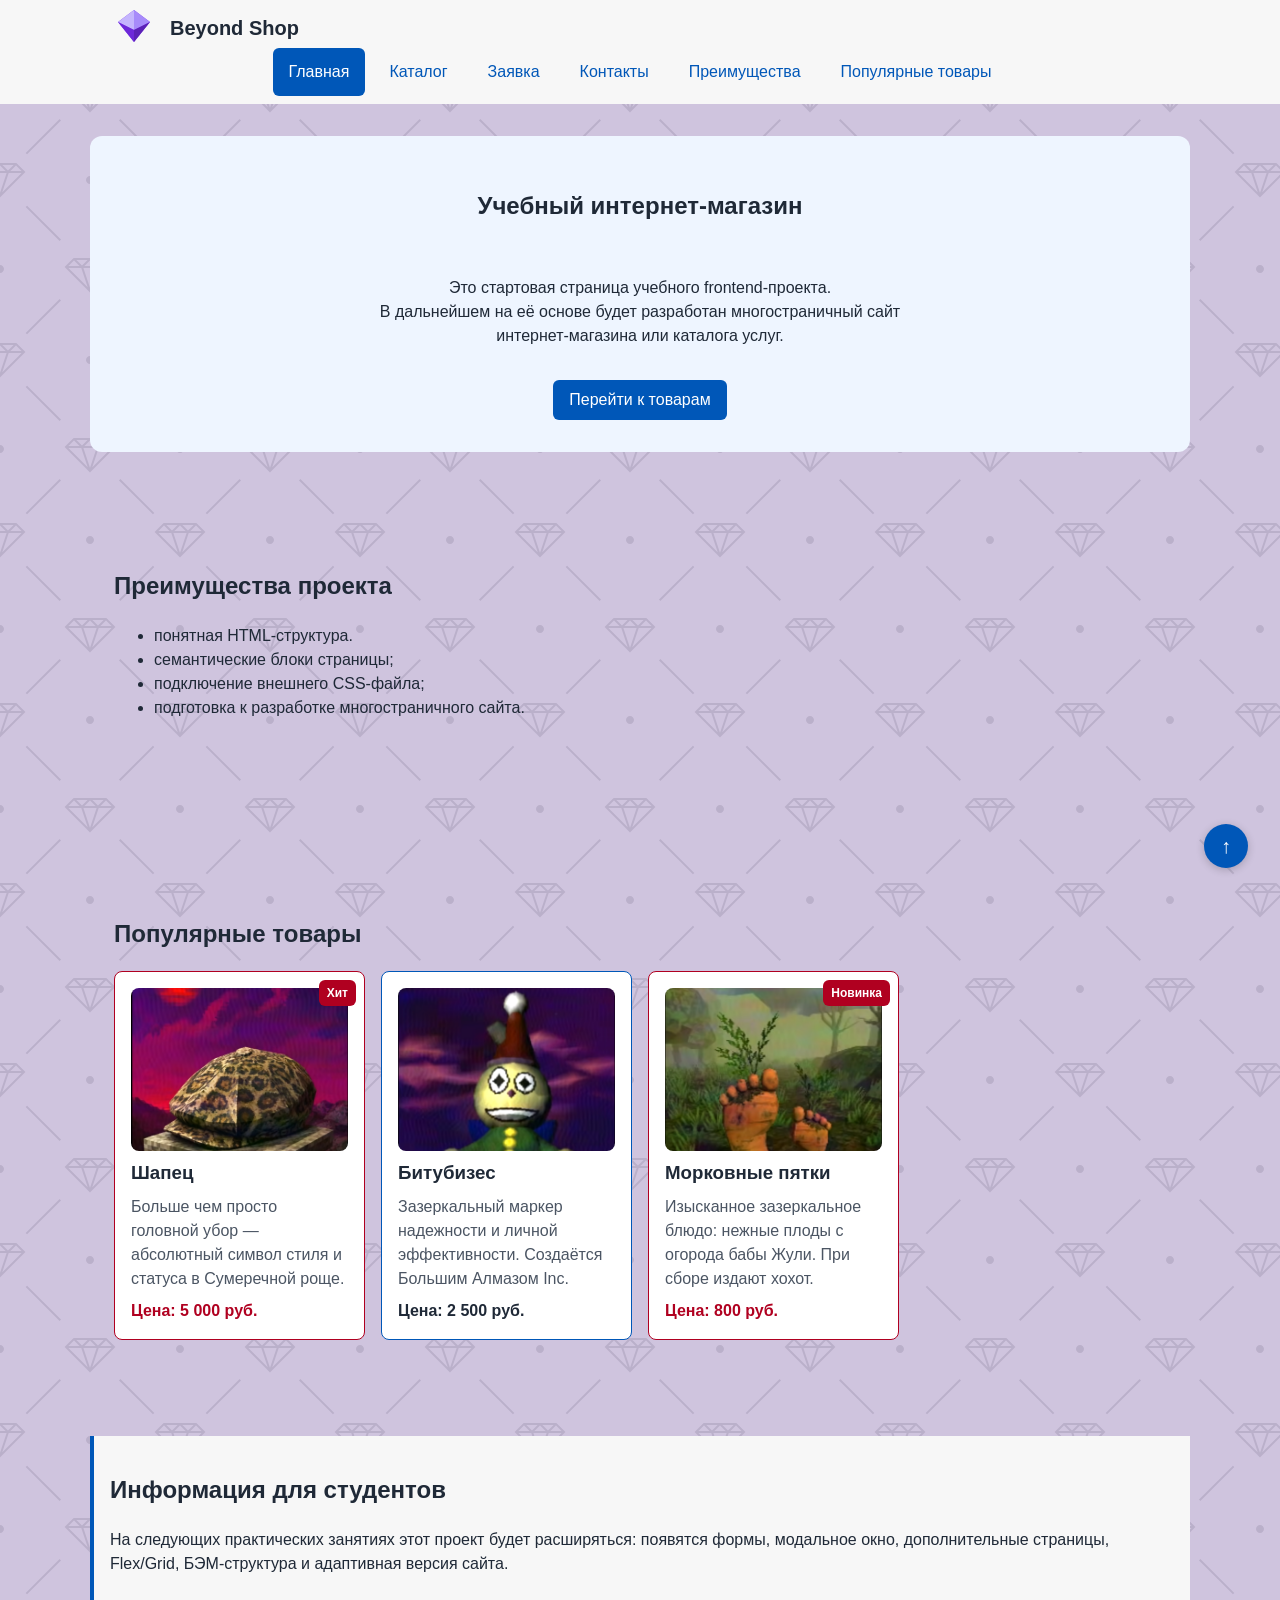
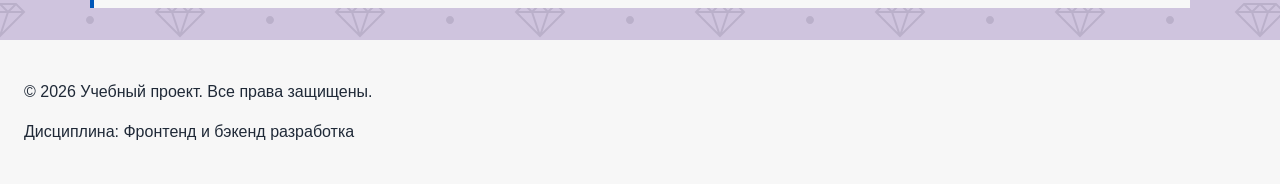
<file: index.html>
<!DOCTYPE html>
<html lang="ru">
<head>
    <base href="/">
    <meta charset="UTF-8">
    <meta name="viewport" content="width=device-width, initial-scale=1.0">
    <meta name="description" content="Главная страница учебного интернет-магазина.">
    <title>Beyond Shop — Зазеркальный магазин</title>
    <link rel="stylesheet" href="css/style.css">
    <link rel="stylesheet" href="css/responsive.css">
    <link rel="icon" type="image/svg+xml" href="/favicon.svg">
    <script src="js/main.js" defer></script>
</head>
<body>
    <a class="skip-link" href="#main">Перейти к основному содержимому</a>
    <div id="header-placeholder"></div>
    <main id="main">
        <section class="hero">
            <div class="hero__overlay"></div>
            <div class="hero__content" >
                <h1>Учебный интернет-магазин</h1>
                <p>
                    Это стартовая страница учебного frontend-проекта.<br>
                    В дальнейшем на её основе будет разработан многостраничный сайт<br>
                    интернет-магазина или каталога услуг.
                </p>
                <div class="hero__actions">
                    <a class="button button--primary" href="#popular">Перейти к товарам</a>

                </div>
            </div>

        </section>
        <section class="section" id="advantages">
            <h2>Преимущества проекта</h2>
            <ul class="advantages-list">
                <li>понятная HTML-структура.</li>
                <li>семантические блоки страницы;</li>
                <li>подключение внешнего CSS-файла;</li>
                <li>подготовка к разработке многостраничного сайта.</li>
            </ul>
        </section>
        <section class="section" id="popular">
            <h2>Популярные товары</h2>
            <div class="products-grid">
            <article class="product-card product-card--discount">
                <a href="products/shapets.html" aria-label="Шапец — 5 000 руб.">
                    <span class="product-card__badge">Хит</span>
                    <img class="product-card__image" src="images/Shapec.png" srcset="images/Shapec.png 480w, images/Shapec.png 640w, images/Shapec.png 960w" sizes="(max-width: 639px) 100vw, (max-width: 1023px) 50vw, 33vw" alt="Шапец — головной убор статуса" width="640" height="480" loading="lazy">
                    <h3 class="product-card__title">Шапец</h3>
                    <p class="product-card__description">Больше чем просто головной убор — абсолютный символ стиля и статуса в Сумеречной роще.</p>
                    <p class="product-card__price">Цена: 5 000 руб.</p>
                </a>
            </article>
            <article class="product-card product-card--featured">
                <a href="products/bitubisas.html" aria-label="Битубизес — 2 500 руб.">
                    <img class="product-card__image" src="images/Bitubisas.png" srcset="images/Bitubisas.png 480w, images/Bitubisas.png 640w, images/Bitubisas.png 960w" sizes="(max-width: 639px) 100vw, (max-width: 1023px) 50vw, 33vw" alt="Битубизес — цифровая лицензия" width="640" height="480" loading="lazy">
                    <h3 class="product-card__title">Битубизес</h3>
                    <p class="product-card__description">Зазеркальный маркер надежности и личной эффективности. Создаётся Большим Алмазом Inc.</p>
                    <p class="product-card__price">Цена: 2 500 руб.</p>
                </a>
            </article>
            <article class="product-card product-card--discount">
                <a href="products/morkovnye-piatki.html" aria-label="Морковные пятки — 800 руб.">
                    <span class="product-card__badge">Новинка</span>
                    <img class="product-card__image" src="images/Morkovniy_piatky.png" srcset="images/Morkovniy_piatky.png 480w, images/Morkovniy_piatky.png 640w, images/Morkovniy_piatky.png 960w" sizes="(max-width: 639px) 100vw, (max-width: 1023px) 50vw, 33vw" alt="Морковные пятки — гастрономическое открытие" width="640" height="480" loading="lazy">
                    <h3 class="product-card__title">Морковные пятки</h3>
                    <p class="product-card__description">Изысканное зазеркальное блюдо: нежные плоды с огорода бабы Жули. При сборе издают хохот.</p>
                    <p class="product-card__price">Цена: 800 руб.</p>
                </a>
            </article>
            </div>
        </section>
        <aside class="aside-info">
            <h2>Информация для студентов</h2>
            <p>
                На следующих практических занятиях этот проект будет расширяться:
                появятся формы, модальное окно, дополнительные страницы, Flex/Grid,
                БЭМ-структура и адаптивная версия сайта.
            </p>
        </aside>
    </main>
    <a class="scroll-top" href="#main" aria-label="Наверх">↑</a>

    <div id="footer-placeholder"></div>
    <dialog class="order-dialog" id="order-dialog" aria-labelledby="order-dialog-title">
        <h2 class="order-dialog__title" id="order-dialog-title">Оформление заявки</h2>
        <form class="order-form" id="order-form" action="#" method="post" novalidate>
            <input id="selected-product" name="selected-product" type="hidden">

            <div class="order-form__field">
                <label class="order-form__label" for="order-name">Имя</label>
                <input
                    class="order-form__input"
                    id="order-name"
                    name="name"
                    type="text"
                    placeholder="Введите ваше имя"
                    minlength="2"
                    autocomplete="given-name"
                    required
                    aria-required="true"
                >
            </div>

            <div class="order-form__field">
                <label class="order-form__label" for="order-email">E-mail</label>
                <input
                    class="order-form__input"
                    id="order-email"
                    name="email"
                    type="email"
                    placeholder="example@mail.ru"
                    autocomplete="email"
                    required
                    aria-required="true"
                >
            </div>

            <div class="order-form__field">
                <label class="order-form__label" for="order-phone">Телефон</label>
                <input
                    class="order-form__input"
                    id="order-phone"
                    name="phone"
                    type="tel"
                    inputmode="tel"
                    placeholder="+7 (900) 000-00-00"
                    pattern="^[\\+]?[0-9\\s\\-\\(\\)]{10,20}$"
                    required
                    aria-required="true"
                >
            </div>
            <small>Формат: +7 (900) 000-00-00</small>

            <div class="order-form__field">
                <label class="order-form__label" for="order-date">Дата связи</label>
                <input
                    class="order-form__input"
                    id="order-date"
                    name="date"
                    type="date"
                >
            </div>

            <div class="order-form__field">
                <label class="order-form__label" for="order-topic">Тема заявки</label>
                <select class="order-form__select" id="order-topic" name="topic" required aria-required="true">
                    <option value="">Выберите тему</option>
                    <option value="product">Заказ товара</option>
                    <option value="consultation">Консультация</option>
                    <option value="delivery">Доставка</option>
                </select>
            </div>

            <div class="order-form__field order-form__field--wide">
                <label class="order-form__label" for="order-comment">Комментарий</label>
                <textarea
                    class="order-form__textarea"
                    id="order-comment"
                    name="comment"
                    rows="4"
                    placeholder="Укажите дополнительную информацию"
                ></textarea>
            </div>

            <div class="order-form__field order-form__field--checkbox">
                <label>
                    <input
                        id="order-agreement"
                        name="agreement"
                        type="checkbox"
                        required
                        aria-required="true"
                    >
                    Я согласен на обработку данных
                </label>
            </div>

            <div class="order-form__actions">
                <button class="button button--secondary" type="button" id="close-order-dialog">Закрыть</button>
                <button class="button button--primary" type="submit">Отправить заявку</button>
            </div>
        </form>
    </dialog>

    <p class="success-message" id="success-message" hidden>
        Форма успешно отправлена!
    </p>
</body>
</html>
</file>
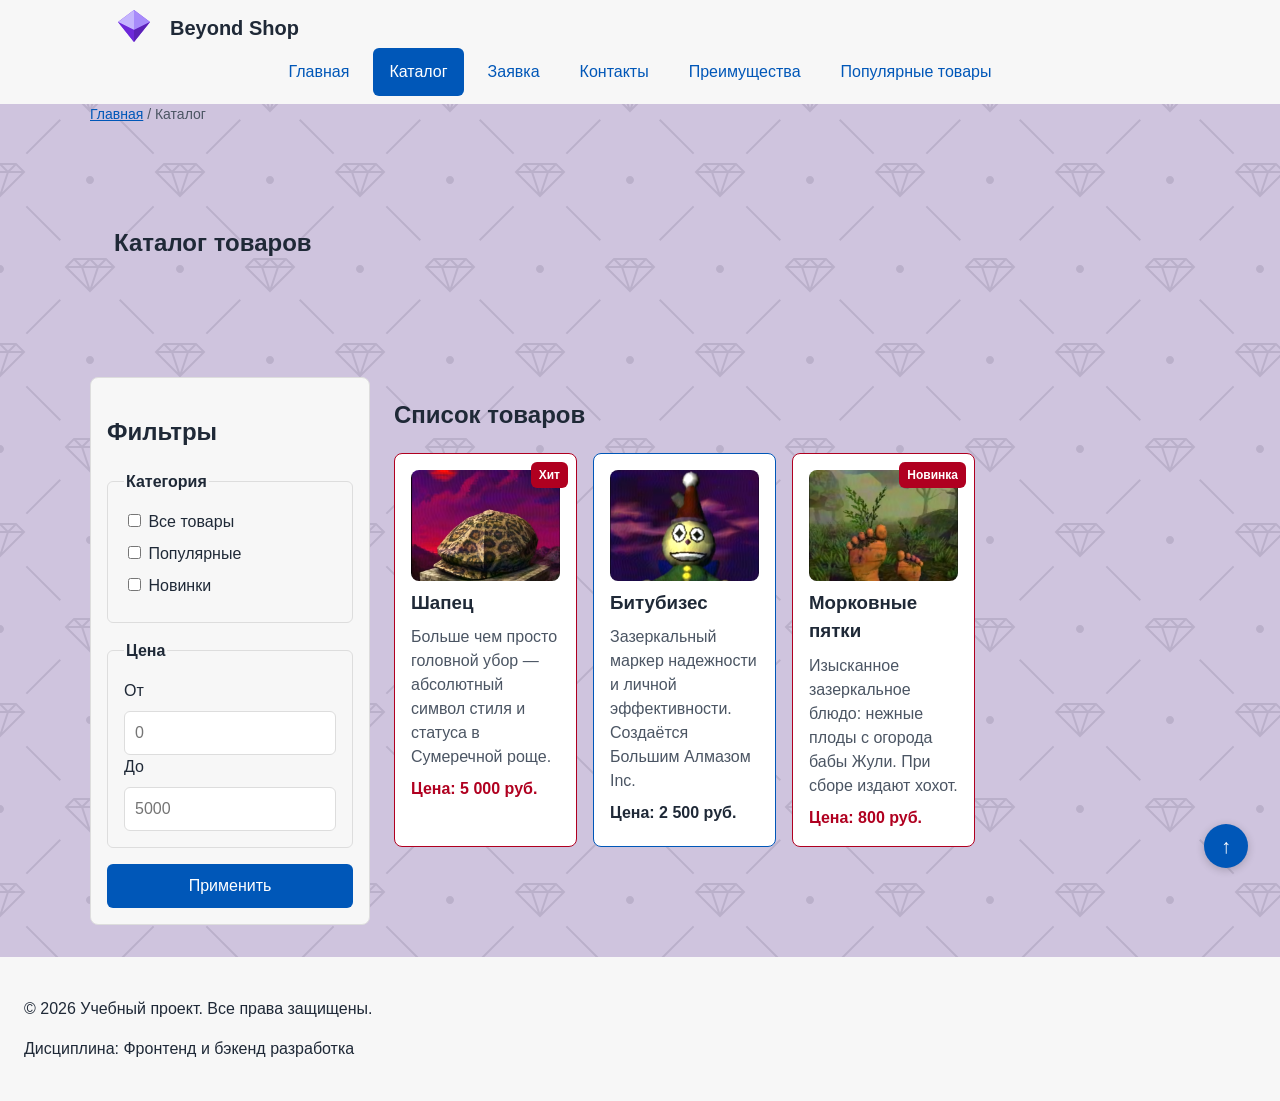
<file: catalog.html>
<!DOCTYPE html>
<html lang="ru">
<head>
    <base href="/">
    <meta charset="UTF-8">
    <meta name="viewport" content="width=device-width, initial-scale=1.0">
    <meta name="description" content="Каталог товаров учебного интернет-магазина.">
    <title>Каталог — Beyond Shop</title>
    <link rel="stylesheet" href="css/style.css">
    <link rel="stylesheet" href="css/responsive.css">
    <link rel="icon" type="image/svg+xml" href="/favicon.svg">
    <script src="js/main.js" defer></script>
</head>
<body>
    <a class="skip-link" href="#main">Перейти к основному содержимому</a>
    <div id="header-placeholder"></div>
    <main id="main">
        <nav class="breadcrumbs" aria-label="Хлебные крошки">
            <a class="breadcrumbs__link" href="index.html">Главная</a>
            <span class="breadcrumbs__current">Каталог</span>
        </nav>
        <section class="section">
            <h1>Каталог товаров</h1>
            <!--<p>
                На этой странице представлен учебный каталог товаров.
                В дальнейшем здесь будут добавлены фильтры, сортировка и более
                подробные карточки.
            </p>-->
        </section>
        <section class="catalog-layout">
            <aside class="catalog-filters">
                <h2>Фильтры</h2>
                <form class="filters-form" action="#" method="get">
                    <fieldset>
                        <legend>Категория</legend>
                        <label>
                            <input type="checkbox" name="category" value="all">
                            Все товары
                        </label>
                        <label>
                            <input type="checkbox" name="category" value="popular">
                            Популярные
                        </label>
                        <label>
                            <input type="checkbox" name="category" value="new">
                            Новинки
                        </label>
                    </fieldset>
                    <fieldset>
                        <legend>Цена</legend>
                        <label for="price-from">От</label>
                        <input class="filters-form__input" id="price-from" name="price-from" type="number" min="0" placeholder="0">
                        <label for="price-to">До</label>
                        <input class="filters-form__input" id="price-to" name="price-to" type="number" min="0" placeholder="5000">
                    </fieldset>
                    <button class="button button--primary" type="submit">Применить</button>
                </form>
            </aside>
            <section class="catalog-products">
                <h2>Список товаров</h2>
                <div class="products-grid">
                    <article class="product-card product-card--discount">
                        <a href="products/shapets.html" aria-label="Шапец — 5 000 руб.">
                            <span class="product-card__badge">Хит</span>
                            <img class="product-card__image" src="images/Shapec.png" srcset="images/Shapec.png 480w, images/Shapec.png 640w, images/Shapec.png 960w" sizes="(max-width: 639px) 100vw, (max-width: 1023px) 50vw, 33vw" alt="Шапец — головной убор статуса" width="640" height="480" loading="lazy">
                            <h3 class="product-card__title">Шапец</h3>
                            <p class="product-card__description">Больше чем просто головной убор — абсолютный символ стиля и статуса в Сумеречной роще.</p>
                            <p class="product-card__price">Цена: 5 000 руб.</p>
                        </a>
                    </article>
                    <article class="product-card product-card--featured">
                        <a href="products/bitubisas.html" aria-label="Битубизес — 2 500 руб.">
                            <img class="product-card__image" src="images/Bitubisas.png" srcset="images/Bitubisas.png 480w, images/Bitubisas.png 640w, images/Bitubisas.png 960w" sizes="(max-width: 639px) 100vw, (max-width: 1023px) 50vw, 33vw" alt="Битубизес — цифровая лицензия" width="640" height="480" loading="lazy">
                            <h3 class="product-card__title">Битубизес</h3>
                            <p class="product-card__description">Зазеркальный маркер надежности и личной эффективности. Создаётся Большим Алмазом Inc.</p>
                            <p class="product-card__price">Цена: 2 500 руб.</p>
                        </a>
                    </article>
                    <article class="product-card product-card--discount">
                        <a href="products/morkovnye-piatki.html" aria-label="Морковные пятки — 800 руб.">
                            <span class="product-card__badge">Новинка</span>
                            <img class="product-card__image" src="images/Morkovniy_piatky.png" srcset="images/Morkovniy_piatky.png 480w, images/Morkovniy_piatky.png 640w, images/Morkovniy_piatky.png 960w" sizes="(max-width: 639px) 100vw, (max-width: 1023px) 50vw, 33vw" alt="Морковные пятки — гастрономическое открытие" width="640" height="480" loading="lazy">
                            <h3 class="product-card__title">Морковные пятки</h3>
                            <p class="product-card__description">Изысканное зазеркальное блюдо: нежные плоды с огорода бабы Жули. При сборе издают хохот.</p>
                            <p class="product-card__price">Цена: 800 руб.</p>
                        </a>
                    </article>
                </div>
            </section>
        </section>
    </main>
    <a class="scroll-top" href="#main" aria-label="Наверх">↑</a>

    <div id="footer-placeholder"></div>
</body>
</html>
</file>
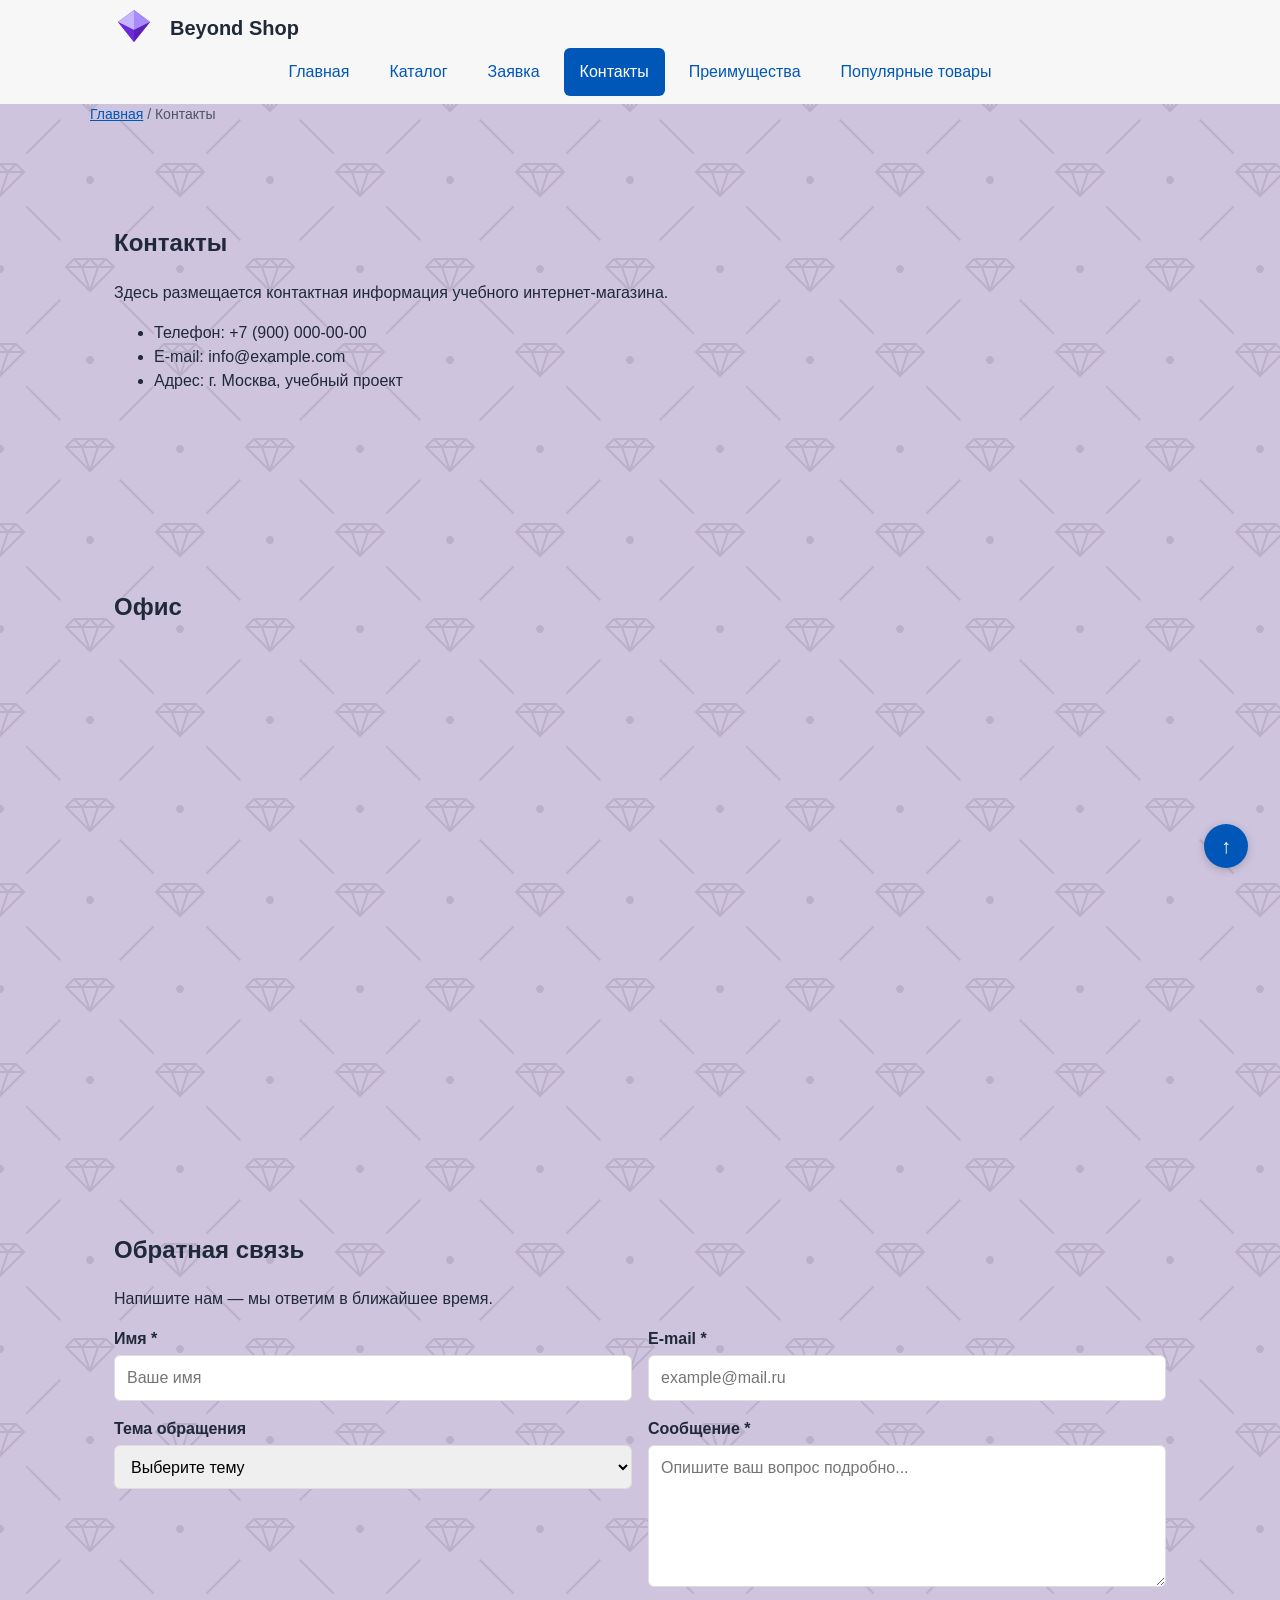
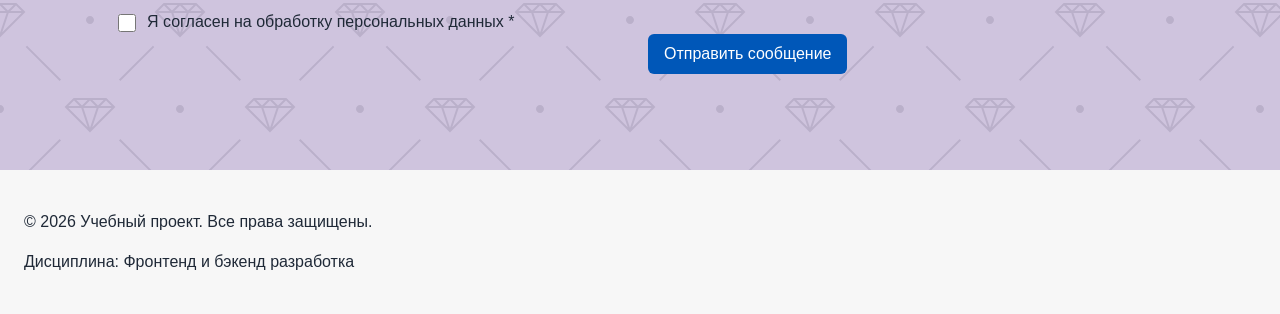
<file: contacts.html>
<!DOCTYPE html>
<html lang="ru">
<head>
    <base href="/">
    <meta charset="UTF-8">
    <meta name="viewport" content="width=device-width, initial-scale=1.0">
    <meta name="description" content="Контактная информация учебного интернет-магазина.">
    <title>Контакты — Beyond Shop</title>
    <link rel="stylesheet" href="css/style.css">
    <link rel="stylesheet" href="css/responsive.css">
    <link rel="icon" type="image/svg+xml" href="/favicon.svg">
    <script src="js/main.js" defer></script>
</head>
<body>
    <a class="skip-link" href="#main">Перейти к основному содержимому</a>
    <div id="header-placeholder"></div>
    <main id="main">
        <nav class="breadcrumbs" aria-label="Хлебные крошки">
            <a class="breadcrumbs__link" href="index.html">Главная</a>
            <span class="breadcrumbs__current">Контакты</span>
        </nav>
        <section class="section">
            <h1>Контакты</h1>
            <p>
                Здесь размещается контактная информация учебного интернет-магазина.
            </p>
            <ul>
                <li>Телефон: +7 (900) 000-00-00</li>
                <li>E-mail: info@example.com</li>
                <li>Адрес: г. Москва, учебный проект</li>
            </ul>
        </section>
        <section class="section contacts-map">
            <h2>Офис</h2>
                <iframe
                class="contacts-map__frame"
                src="https://yandex.ru/map-widget/v1/?ll=37.481276988059506%2C55.66417224900034&z=18.786913"
                width="100%"
                height="400"
                frameborder="0"
                allowfullscreen
                loading="lazy"
                title="Карта: центр Москвы"
                ></iframe>
        </section>
        <section class="section" id="feedback">
            <h2>Обратная связь</h2>
            <p>
                Напишите нам — мы ответим в ближайшее время.
            </p>

            <form class="feedback-form" id="feedback-form" action="#" method="post" novalidate>
                <div class="feedback-form__field">
                    <label class="feedback-form__label" for="feedback-name">Имя *</label>
                    <input
                        class="feedback-form__input"
                        id="feedback-name"
                        name="name"
                        type="text"
                        placeholder="Ваше имя"
                        minlength="2"
                        autocomplete="given-name"
                        required
                        aria-required="true"
                    >
                </div>

                <div class="feedback-form__field">
                    <label class="feedback-form__label" for="feedback-email">E-mail *</label>
                    <input
                        class="feedback-form__input"
                        id="feedback-email"
                        name="email"
                        type="email"
                        placeholder="example@mail.ru"
                        autocomplete="email"
                        required
                        aria-required="true"
                    >
                </div>

                <div class="feedback-form__field">
                    <label class="feedback-form__label" for="feedback-topic">Тема обращения</label>
                    <select class="feedback-form__select" id="feedback-topic" name="topic">
                        <option value="">Выберите тему</option>
                        <option value="question">Вопрос по товару</option>
                        <option value="order">Статус заказа</option>
                        <option value="return">Возврат / обмен</option>
                        <option value="other">Другое</option>
                    </select>
                </div>

                <div class="feedback-form__field">
                    <label class="feedback-form__label" for="feedback-message">Сообщение *</label>
                    <textarea
                        class="feedback-form__textarea"
                        id="feedback-message"
                        name="message"
                        rows="5"
                        placeholder="Опишите ваш вопрос подробно..."
                        required
                        aria-required="true"
                    ></textarea>
                </div>

                <div class="feedback-form__field feedback-form__field--checkbox">
                    <label>
                        <input
                            id="feedback-agreement"
                            name="agreement"
                            type="checkbox"
                            required
                            aria-required="true"
                        >
                        Я согласен на обработку персональных данных *
                    </label>
                </div>

                <div class="feedback-form__actions">
                    <button class="button button--primary" type="submit">Отправить сообщение</button>
                </div>
            </form>

            <p class="success-message" id="success-message-feedback" hidden>
                Ваше сообщение успешно отправлено! Мы свяжемся с вами в ближайшее время.
            </p>
        </section>
    </main>
    <a class="scroll-top" href="#main" aria-label="Наверх">↑</a>

    <div id="footer-placeholder"></div>
</body>
</html>
</file>
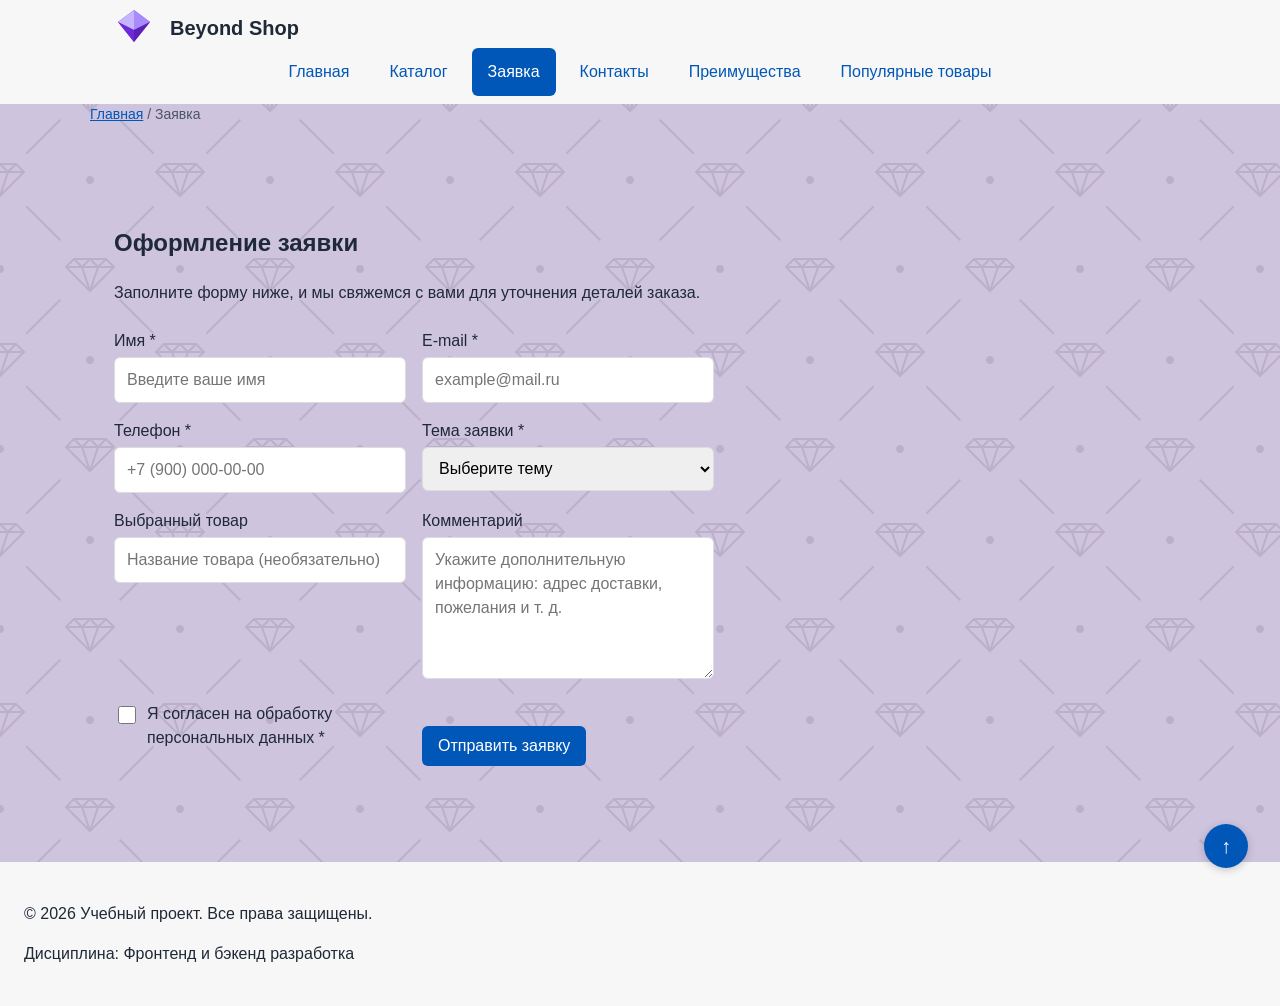
<file: order.html>
<!DOCTYPE html>
<html lang="ru">
<head>
    <base href="/">
    <meta charset="UTF-8">
    <meta name="viewport" content="width=device-width, initial-scale=1.0">
    <meta name="description" content="Оформление заявки — учебный интернет-магазин.">
    <title>Заявка — Beyond Shop</title>
    <link rel="stylesheet" href="css/style.css">
    <link rel="stylesheet" href="css/responsive.css">
    <link rel="icon" type="image/svg+xml" href="/favicon.svg">
    <script src="js/main.js" defer></script>
</head>
<body>
    <a class="skip-link" href="#main">Перейти к основному содержимому</a>
    <div id="header-placeholder"></div>
    <main id="main">
        <nav class="breadcrumbs" aria-label="Хлебные крошки">
            <a class="breadcrumbs__link" href="index.html">Главная</a>
            <span class="breadcrumbs__current">Заявка</span>
        </nav>

        <section class="section order-page">
            <h1>Оформление заявки</h1>
            <p>
                Заполните форму ниже, и мы свяжемся с вами для уточнения деталей заказа.
            </p>

            <form class="order-form order-page__form" id="order-form-page" action="#" method="post" novalidate>
                <input id="selected-product-page" name="selected-product" type="hidden">

                <div class="order-form__field">
                    <label class="order-form__label" for="page-name">Имя *</label>
                    <input
                        class="order-form__input"
                        id="page-name"
                        name="name"
                        type="text"
                        placeholder="Введите ваше имя"
                        minlength="2"
                        autocomplete="given-name"
                        required
                        aria-required="true"
                    >
                </div>

                <div class="order-form__field">
                    <label class="order-form__label" for="page-email">E-mail *</label>
                    <input
                        class="order-form__input"
                        id="page-email"
                        name="email"
                        type="email"
                        placeholder="example@mail.ru"
                        autocomplete="email"
                        required
                        aria-required="true"
                    >
                </div>

                <div class="order-form__field">
                    <label class="order-form__label" for="page-phone">Телефон *</label>
                    <input
                        class="order-form__input"
                        id="page-phone"
                        name="phone"
                        type="tel"
                        inputmode="tel"
                        placeholder="+7 (900) 000-00-00"
                        pattern="^[\\+]?[0-9\\s\\-\\(\\)]{10,20}$"
                        required
                        aria-required="true"
                    >
                </div>

                <div class="order-form__field">
                    <label class="order-form__label" for="page-topic">Тема заявки *</label>
                    <select class="order-form__select" id="page-topic" name="topic" required aria-required="true">
                        <option value="">Выберите тему</option>
                        <option value="product">Заказ товара</option>
                        <option value="consultation">Консультация</option>
                        <option value="delivery">Доставка</option>
                        <option value="other">Другое</option>
                    </select>
                </div>

                <div class="order-form__field">
                    <label class="order-form__label" for="page-product">Выбранный товар</label>
                    <input
                        class="order-form__input"
                        id="page-product"
                        name="product"
                        type="text"
                        placeholder="Название товара (необязательно)"
                    >
                </div>

                <div class="order-form__field">
                    <label class="order-form__label" for="page-comment">Комментарий</label>
                    <textarea
                        class="order-form__textarea"
                        id="page-comment"
                        name="comment"
                        rows="5"
                        placeholder="Укажите дополнительную информацию: адрес доставки, пожелания и т. д."
                    ></textarea>
                </div>

                <div class="order-form__field order-form__field--checkbox">
                    <label>
                        <input
                            id="page-agreement"
                            name="agreement"
                            type="checkbox"
                            required
                        >
                        Я согласен на обработку персональных данных *
                    </label>
                </div>

                <div class="order-form__actions">
                    <button class="button button--primary" type="submit">Отправить заявку</button>
                </div>
            </form>
        </section>

        <a class="scroll-top" href="#main" aria-label="Наверх">↑</a>

        <p class="success-message" id="success-message-page" hidden>
            Ваша заявка успешно отправлена! Мы свяжемся с вами в ближайшее время.
        </p>
    </main>

    <div id="footer-placeholder"></div>
</body>
</html>
</file>
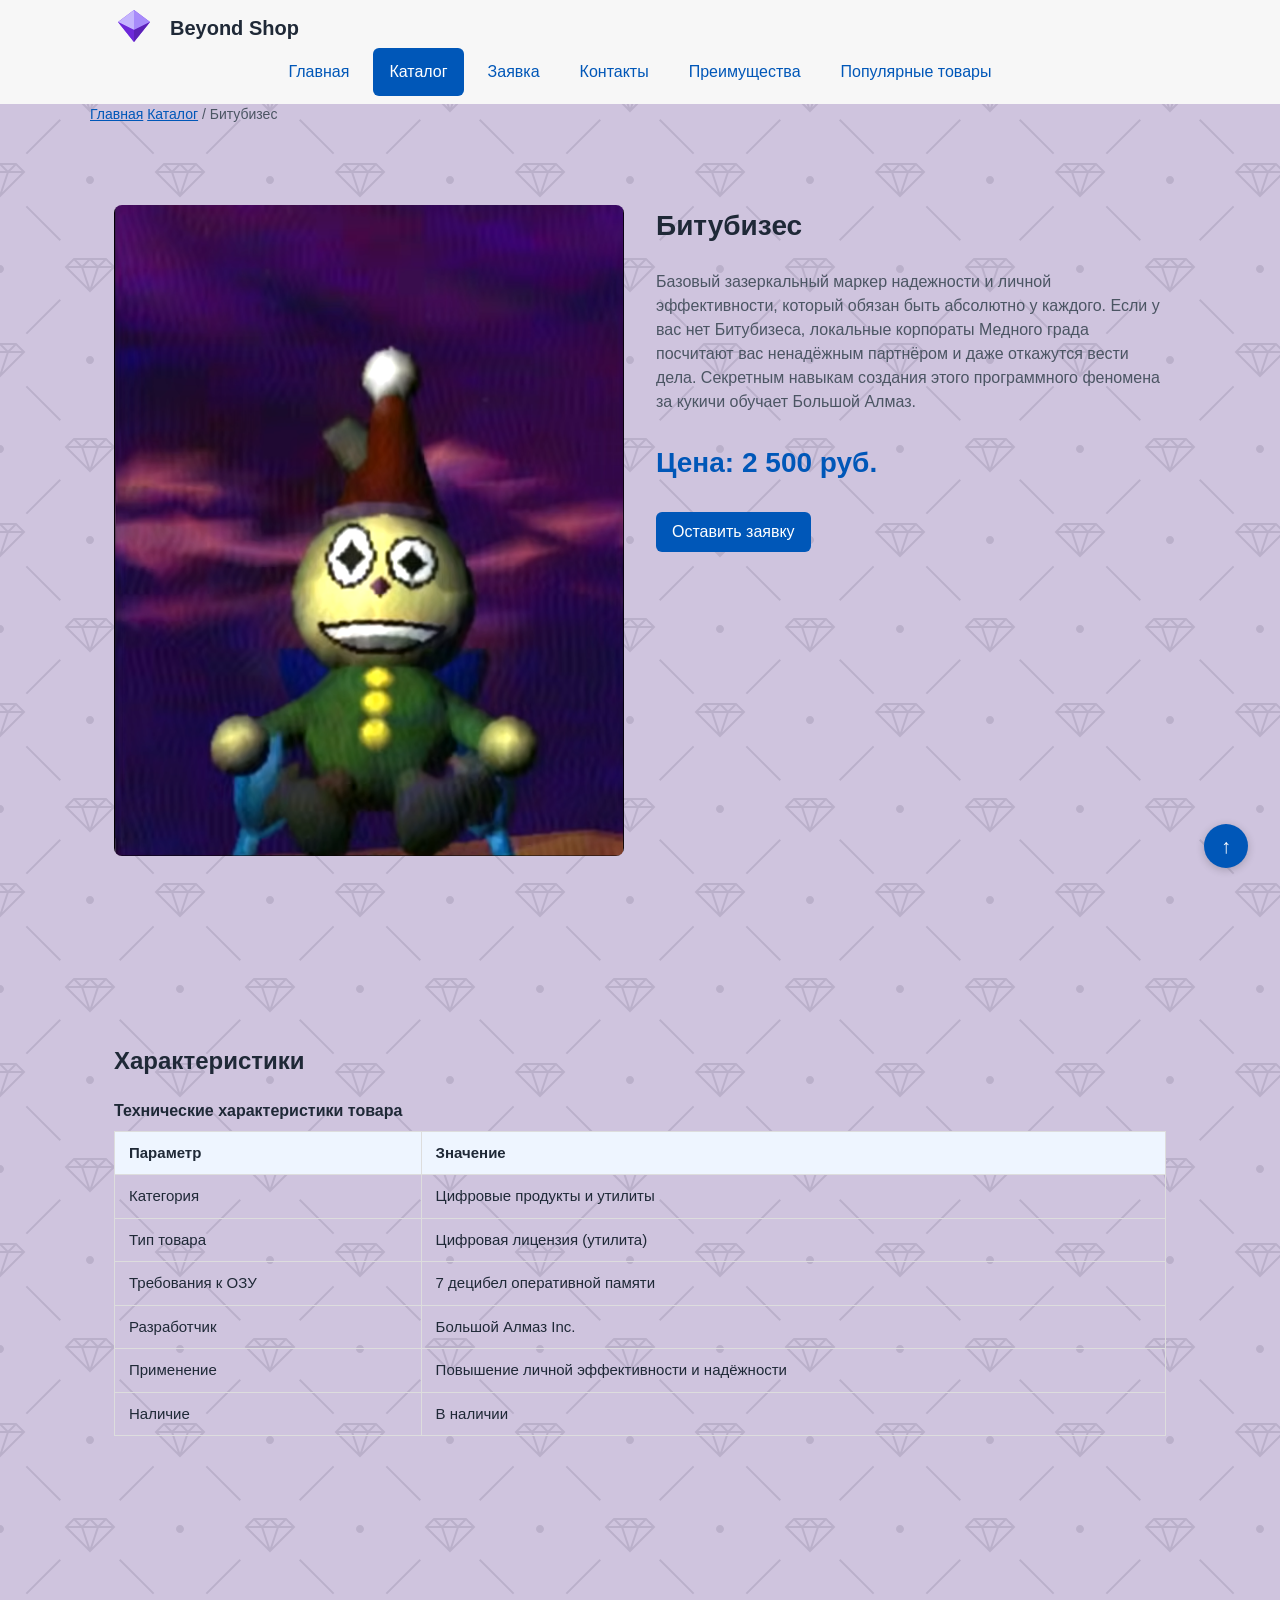
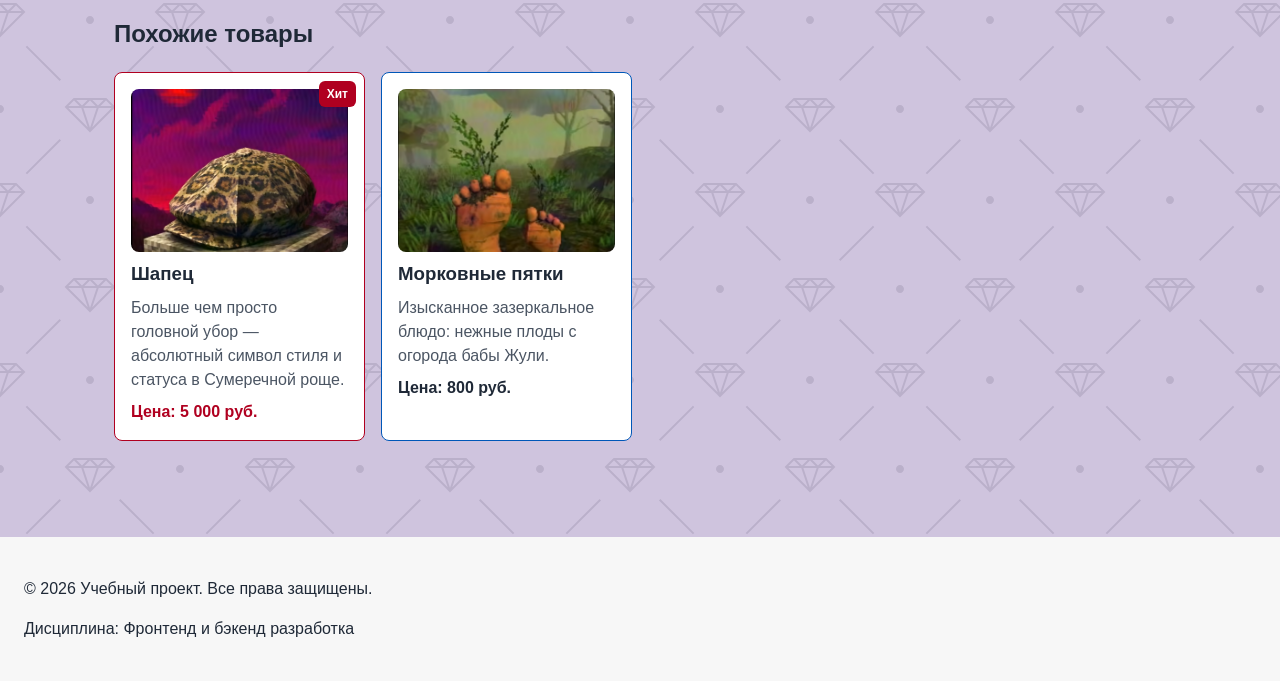
<file: products/bitubisas.html>
<!DOCTYPE html>
<html lang="ru">
<head>
    <base href="/">
    <meta charset="UTF-8">
    <meta name="viewport" content="width=device-width, initial-scale=1.0">
    <meta name="description" content="Битубизес — цифровая лицензия (утилита) для личной эффективности.">
    <title>Битубизес — Beyond Shop</title>
    <link rel="stylesheet" href="../css/style.css">
    <link rel="stylesheet" href="../css/responsive.css">
    <link rel="icon" type="image/svg+xml" href="../favicon.svg">
    <script src="../js/main.js" defer></script>
</head>
<body>
    <a class="skip-link" href="#main">Перейти к основному содержимому</a>
    <div id="header-placeholder"></div>
    <main id="main">
        <nav class="breadcrumbs" aria-label="Хлебные крошки">
            <a class="breadcrumbs__link" href="../index.html">Главная</a>
            <a class="breadcrumbs__link" href="../catalog.html">Каталог</a>
            <span class="breadcrumbs__current">Битубизес</span>
        </nav>

        <section class="section product-detail">
            <div class="product-detail__inner">
                <div class="product-detail__media">
                    <img
                        class="product-detail__image"
                        src="../images/Bitubisas.png"
                        srcset="../images/Bitubisas.png 480w, ../images/Bitubisas.png 640w, ../images/Bitubisas.png 960w"
                        sizes="(max-width: 639px) 100vw, (max-width: 1023px) 50vw, 33vw"
                        alt="Фото Битубизеса — зазеркального маркера надежности"
                        width="640"
                        height="480"
                        loading="lazy"
                    >
                </div>
                <div class="product-detail__info">
                    <h1 class="product-detail__title">Битубизес</h1>
                    <p class="product-detail__description">
                        Базовый зазеркальный маркер надежности и личной эффективности, который
                        обязан быть абсолютно у каждого. Если у вас нет Битубизеса, локальные
                        корпораты Медного града посчитают вас ненадёжным партнёром и даже откажутся
                        вести дела. Секретным навыкам создания этого программного феномена за
                        кукичи обучает Большой Алмаз.
                    </p>

                    <p class="product-detail__price product-detail__price--big">
                        Цена: 2 500 руб.
                    </p>

                    <button
                        class="button button--primary product-detail__order-btn"
                        type="button"
                        data-product="Битубизес"
                    >
                        Оставить заявку
                    </button>
                </div>
            </div>
        </section>

        <section class="section" id="characteristics">
            <h2>Характеристики</h2>
            <div class="table-wrapper">
            <table class="product-table">
                <caption>Технические характеристики товара</caption>
                <thead>
                    <tr>
                        <th scope="col">Параметр</th>
                        <th scope="col">Значение</th>
                    </tr>
                </thead>
                <tbody>
                    <tr>
                        <td>Категория</td>
                        <td>Цифровые продукты и утилиты</td>
                    </tr>
                    <tr>
                        <td>Тип товара</td>
                        <td>Цифровая лицензия (утилита)</td>
                    </tr>
                    <tr>
                        <td>Требования к ОЗУ</td>
                        <td>7 децибел оперативной памяти</td>
                    </tr>
                    <tr>
                        <td>Разработчик</td>
                        <td>Большой Алмаз Inc.</td>
                    </tr>
                    <tr>
                        <td>Применение</td>
                        <td>Повышение личной эффективности и надёжности</td>
                    </tr>
                    <tr>
                        <td>Наличие</td>
                        <td>В наличии</td>
                    </tr>
                </tbody>
            </table>
            </div>
        </section>

        <section class="section">
            <h2>Похожие товары</h2>
            <div class="products-grid">
                <article class="product-card product-card--discount">
                    <a href="../products/shapets.html" aria-label="Шапец — 5 000 руб.">
                        <span class="product-card__badge">Хит</span>
                        <img class="product-card__image" src="../images/Shapec.png" srcset="../images/Shapec.png 480w, ../images/Shapec.png 640w, ../images/Shapec.png 960w" sizes="(max-width: 639px) 100vw, (max-width: 1023px) 50vw, 33vw" alt="Шапец — головной убор статуса" width="640" height="480" loading="lazy">
                        <h3 class="product-card__title">Шапец</h3>
                        <p class="product-card__description">Больше чем просто головной убор — абсолютный символ стиля и статуса в Сумеречной роще.</p>
                        <p class="product-card__price">Цена: 5 000 руб.</p>
                    </a>
                </article>
                <article class="product-card product-card--featured">
                    <a href="../products/morkovnye-piatki.html" aria-label="Морковные пятки — 800 руб.">
                        <img class="product-card__image" src="../images/Morkovniy_piatky.png" srcset="../images/Morkovniy_piatky.png 480w, ../images/Morkovniy_piatky.png 640w, ../images/Morkovniy_piatky.png 960w" sizes="(max-width: 639px) 100vw, (max-width: 1023px) 50vw, 33vw" alt="Морковные пятки — гастрономическое открытие" width="640" height="480" loading="lazy">
                        <h3 class="product-card__title">Морковные пятки</h3>
                        <p class="product-card__description">Изысканное зазеркальное блюдо: нежные плоды с огорода бабы Жули.</p>
                        <p class="product-card__price">Цена: 800 руб.</p>
                    </a>
                </article>
            </div>
        </section>
    </main>

    <!-- Модальное окно заявки -->
    <dialog class="order-dialog" id="order-dialog" aria-labelledby="order-dialog-title">
        <h2 class="order-dialog__title" id="order-dialog-title">Оформление заявки</h2>
        <form class="order-form" id="order-form" action="#" method="post" novalidate>
            <input id="selected-product" name="selected-product" type="hidden">

            <div class="order-form__field">
                <label class="order-form__label" for="order-name">Имя</label>
                <input
                    class="order-form__input"
                    id="order-name"
                    name="name"
                    type="text"
                    placeholder="Введите ваше имя"
                    minlength="2"
                    autocomplete="given-name"
                    required
                >
            </div>

            <div class="order-form__field">
                <label class="order-form__label" for="order-email">E-mail</label>
                <input
                    class="order-form__input"
                    id="order-email"
                    name="email"
                    type="email"
                    placeholder="example@mail.ru"
                    autocomplete="email"
                    required
                >
            </div>

            <div class="order-form__field">
                <label class="order-form__label" for="order-phone">Телефон</label>
                <input
                    class="order-form__input"
                    id="order-phone"
                    name="phone"
                    type="tel"
                    inputmode="tel"
                    placeholder="+7 (900) 000-00-00"
                    pattern="^[\+]?[0-9\s\-\(\)]{10,20}$"
                    required
                >
            </div>

            <div class="order-form__field">
                <label class="order-form__label" for="order-topic">Тема заявки</label>
                <select class="order-form__select" id="order-topic" name="topic" required>
                    <option value="">Выберите тему</option>
                    <option value="product">Заказ товара</option>
                    <option value="consultation">Консультация</option>
                    <option value="delivery">Доставка</option>
                </select>
            </div>

            <div class="order-form__field">
                <label class="order-form__label" for="order-comment">Комментарий</label>
                <textarea
                    class="order-form__textarea"
                    id="order-comment"
                    name="comment"
                    rows="4"
                    placeholder="Укажите дополнительную информацию"
                ></textarea>
            </div>

            <div class="order-form__field order-form__field--checkbox">
                <label>
                    <input
                        id="order-agreement"
                        name="agreement"
                        type="checkbox"
                        required
                    >
                    Я согласен на обработку данных
                </label>
            </div>

            <div class="order-form__actions">
                <button class="button button--secondary" type="button" id="close-order-dialog">Закрыть</button>
                <button class="button button--primary" type="submit">Отправить заявку</button>
            </div>
        </form>
    </dialog>

    <p class="success-message" id="success-message" hidden>
        Форма успешно отправлена!
    </p>

    <a class="scroll-top" href="#main" aria-label="Наверх">↑</a>

    <div id="footer-placeholder"></div>
</body>
</html>
</file>
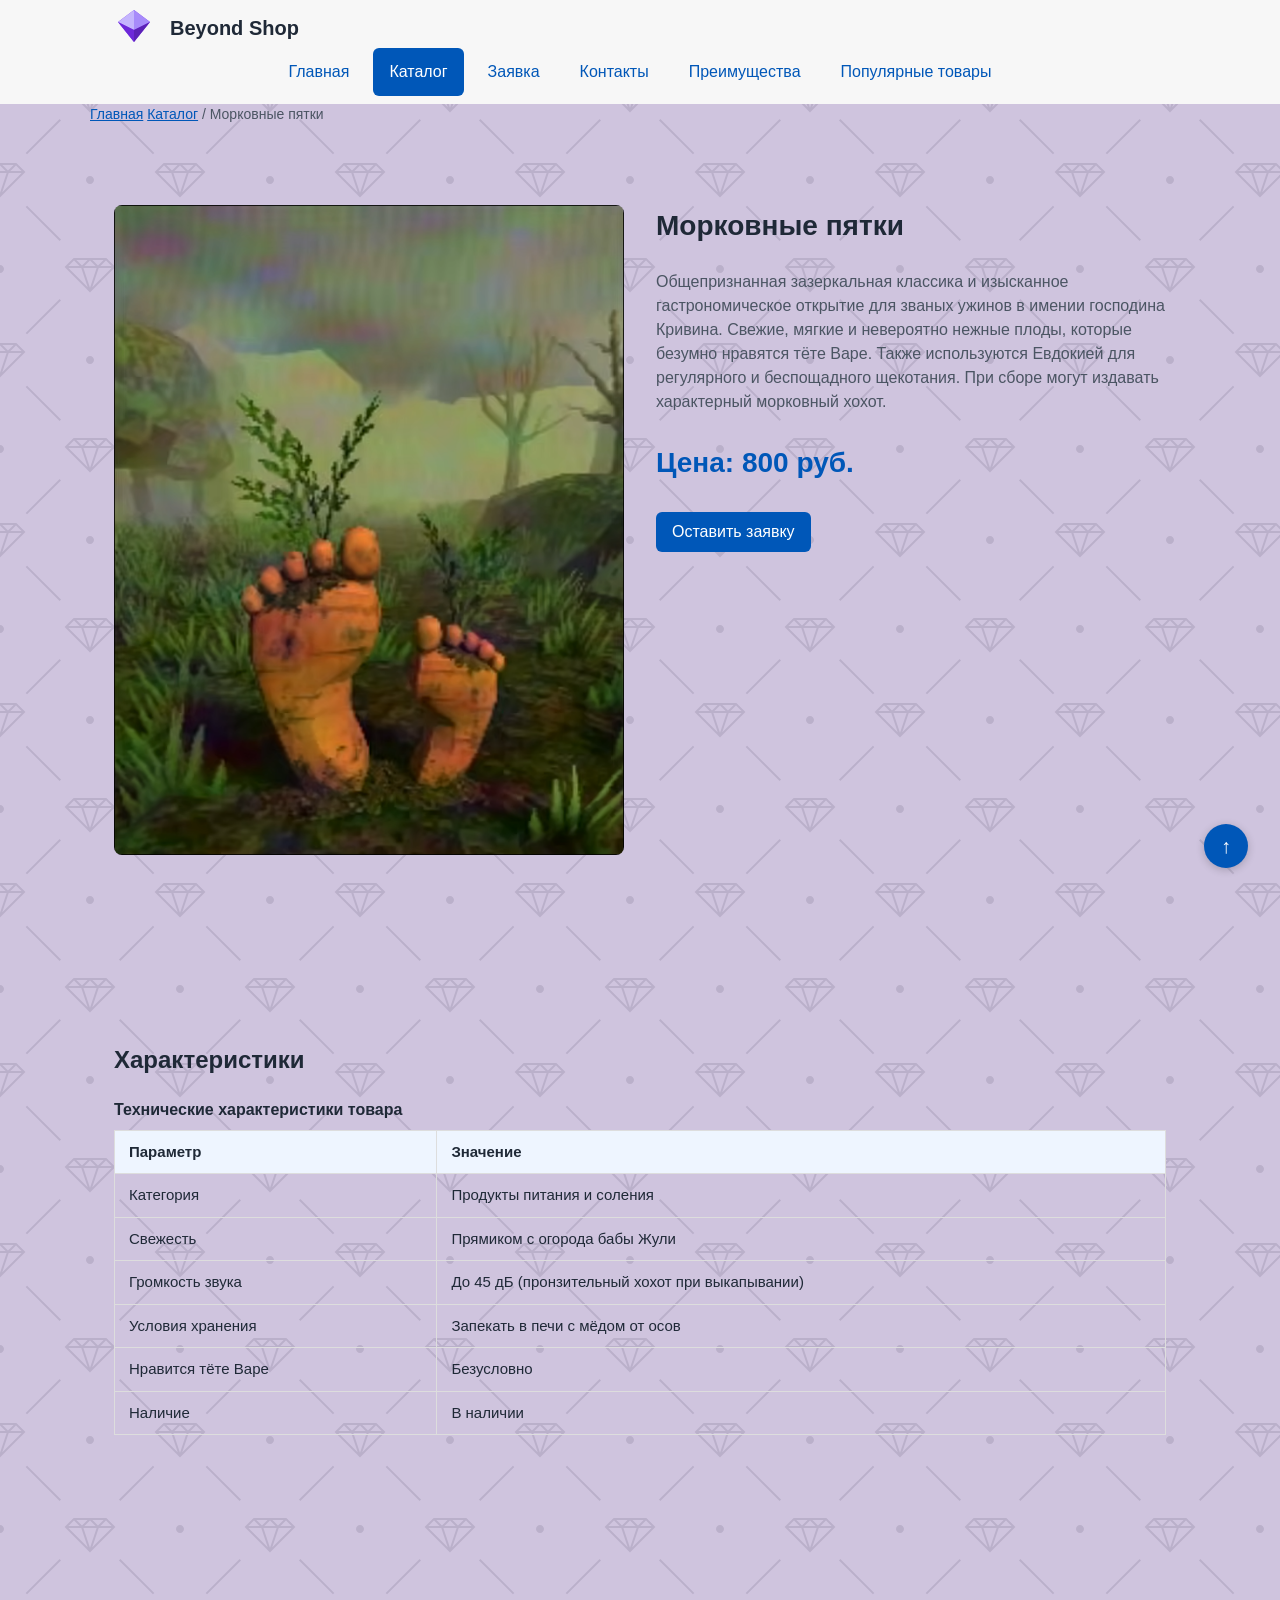
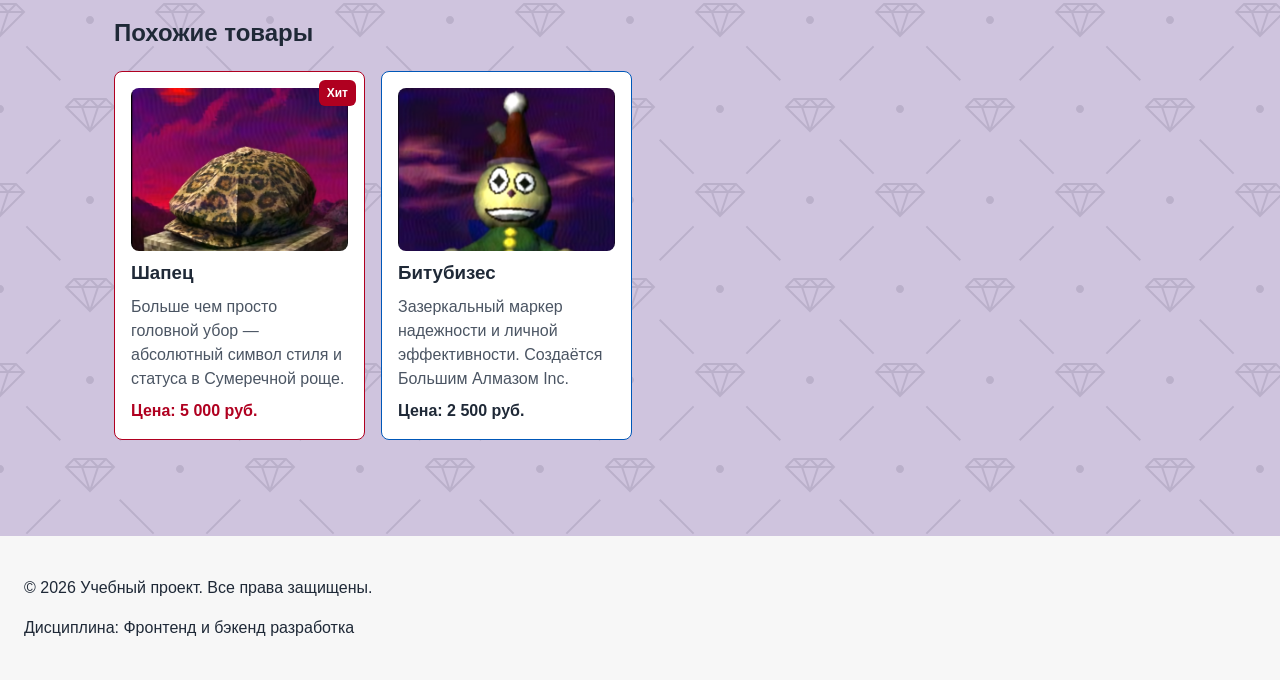
<file: products/morkovnye-piatki.html>
<!DOCTYPE html>
<html lang="ru">
<head>
    <base href="/">
    <meta charset="UTF-8">
    <meta name="viewport" content="width=device-width, initial-scale=1.0">
    <meta name="description" content="Морковные пятки — зазеркальное гастрономическое блюдо для званых ужинов.">
    <title>Морковные пятки — Beyond Shop</title>
    <link rel="stylesheet" href="../css/style.css">
    <link rel="stylesheet" href="../css/responsive.css">
    <link rel="icon" type="image/svg+xml" href="../favicon.svg">
    <script src="../js/main.js" defer></script>
</head>
<body>
    <a class="skip-link" href="#main">Перейти к основному содержимому</a>
    <div id="header-placeholder"></div>
    <main id="main">
        <nav class="breadcrumbs" aria-label="Хлебные крошки">
            <a class="breadcrumbs__link" href="../index.html">Главная</a>
            <a class="breadcrumbs__link" href="../catalog.html">Каталог</a>
            <span class="breadcrumbs__current">Морковные пятки</span>
        </nav>

        <section class="section product-detail">
            <div class="product-detail__inner">
                <div class="product-detail__media">
                    <img
                        class="product-detail__image"
                        src="../images/Morkovniy_piatky.png"
                        srcset="../images/Morkovniy_piatky.png 480w, ../images/Morkovniy_piatky.png 640w, ../images/Morkovniy_piatky.png 960w"
                        sizes="(max-width: 639px) 100vw, (max-width: 1023px) 50vw, 33vw"
                        alt="Фото морковных пяток — зазеркального гастрономического открытия"
                        width="640"
                        height="480"
                        loading="lazy"
                    >
                </div>
                <div class="product-detail__info">
                    <h1 class="product-detail__title">Морковные пятки</h1>
                    <p class="product-detail__description">
                        Общепризнанная зазеркальная классика и изысканное гастрономическое открытие
                        для званых ужинов в имении господина Кривина. Свежие, мягкие и невероятно
                        нежные плоды, которые безумно нравятся тёте Варе. Также используются
                        Евдокией для регулярного и беспощадного щекотания. При сборе могут издавать
                        характерный морковный хохот.
                    </p>

                    <p class="product-detail__price product-detail__price--big">
                        Цена: 800 руб.
                    </p>

                    <button
                        class="button button--primary product-detail__order-btn"
                        type="button"
                        data-product="Морковные пятки"
                    >
                        Оставить заявку
                    </button>
                </div>
            </div>
        </section>

        <section class="section" id="characteristics">
            <h2>Характеристики</h2>
            <div class="table-wrapper">
            <table class="product-table">
                <caption>Технические характеристики товара</caption>
                <thead>
                    <tr>
                        <th scope="col">Параметр</th>
                        <th scope="col">Значение</th>
                    </tr>
                </thead>
                <tbody>
                    <tr>
                        <td>Категория</td>
                        <td>Продукты питания и соления</td>
                    </tr>
                    <tr>
                        <td>Свежесть</td>
                        <td>Прямиком с огорода бабы Жули</td>
                    </tr>
                    <tr>
                        <td>Громкость звука</td>
                        <td>До 45 дБ (пронзительный хохот при выкапывании)</td>
                    </tr>
                    <tr>
                        <td>Условия хранения</td>
                        <td>Запекать в печи с мёдом от осов</td>
                    </tr>
                    <tr>
                        <td>Нравится тёте Варе</td>
                        <td>Безусловно</td>
                    </tr>
                    <tr>
                        <td>Наличие</td>
                        <td>В наличии</td>
                    </tr>
                </tbody>
            </table>
            </div>
        </section>

        <section class="section">
            <h2>Похожие товары</h2>
            <div class="products-grid">
                <article class="product-card product-card--discount">
                    <a href="../products/shapets.html" aria-label="Шапец — 5 000 руб.">
                        <span class="product-card__badge">Хит</span>
                        <img class="product-card__image" src="../images/Shapec.png" srcset="../images/Shapec.png 480w, ../images/Shapec.png 640w, ../images/Shapec.png 960w" sizes="(max-width: 639px) 100vw, (max-width: 1023px) 50vw, 33vw" alt="Шапец — головной убор статуса" width="640" height="480" loading="lazy">
                        <h3 class="product-card__title">Шапец</h3>
                        <p class="product-card__description">Больше чем просто головной убор — абсолютный символ стиля и статуса в Сумеречной роще.</p>
                        <p class="product-card__price">Цена: 5 000 руб.</p>
                    </a>
                </article>
                <article class="product-card product-card--featured">
                    <a href="../products/bitubisas.html" aria-label="Битубизес — 2 500 руб.">
                        <img class="product-card__image" src="../images/Bitubisas.png" srcset="../images/Bitubisas.png 480w, ../images/Bitubisas.png 640w, ../images/Bitubisas.png 960w" sizes="(max-width: 639px) 100vw, (max-width: 1023px) 50vw, 33vw" alt="Битубизес — цифровая лицензия" width="640" height="480" loading="lazy">
                        <h3 class="product-card__title">Битубизес</h3>
                        <p class="product-card__description">Зазеркальный маркер надежности и личной эффективности. Создаётся Большим Алмазом Inc.</p>
                        <p class="product-card__price">Цена: 2 500 руб.</p>
                    </a>
                </article>
            </div>
        </section>
    </main>

    <!-- Модальное окно заявки -->
    <dialog class="order-dialog" id="order-dialog" aria-labelledby="order-dialog-title">
        <h2 class="order-dialog__title" id="order-dialog-title">Оформление заявки</h2>
        <form class="order-form" id="order-form" action="#" method="post" novalidate>
            <input id="selected-product" name="selected-product" type="hidden">

            <div class="order-form__field">
                <label class="order-form__label" for="order-name">Имя</label>
                <input
                    class="order-form__input"
                    id="order-name"
                    name="name"
                    type="text"
                    placeholder="Введите ваше имя"
                    minlength="2"
                    autocomplete="given-name"
                    required
                >
            </div>

            <div class="order-form__field">
                <label class="order-form__label" for="order-email">E-mail</label>
                <input
                    class="order-form__input"
                    id="order-email"
                    name="email"
                    type="email"
                    placeholder="example@mail.ru"
                    autocomplete="email"
                    required
                >
            </div>

            <div class="order-form__field">
                <label class="order-form__label" for="order-phone">Телефон</label>
                <input
                    class="order-form__input"
                    id="order-phone"
                    name="phone"
                    type="tel"
                    inputmode="tel"
                    placeholder="+7 (900) 000-00-00"
                    pattern="^[\+]?[0-9\s\-\(\)]{10,20}$"
                    required
                >
            </div>

            <div class="order-form__field">
                <label class="order-form__label" for="order-topic">Тема заявки</label>
                <select class="order-form__select" id="order-topic" name="topic" required>
                    <option value="">Выберите тему</option>
                    <option value="product">Заказ товара</option>
                    <option value="consultation">Консультация</option>
                    <option value="delivery">Доставка</option>
                </select>
            </div>

            <div class="order-form__field">
                <label class="order-form__label" for="order-comment">Комментарий</label>
                <textarea
                    class="order-form__textarea"
                    id="order-comment"
                    name="comment"
                    rows="4"
                    placeholder="Укажите дополнительную информацию"
                ></textarea>
            </div>

            <div class="order-form__field order-form__field--checkbox">
                <label>
                    <input
                        id="order-agreement"
                        name="agreement"
                        type="checkbox"
                        required
                    >
                    Я согласен на обработку данных
                </label>
            </div>

            <div class="order-form__actions">
                <button class="button button--secondary" type="button" id="close-order-dialog">Закрыть</button>
                <button class="button button--primary" type="submit">Отправить заявку</button>
            </div>
        </form>
    </dialog>

    <p class="success-message" id="success-message" hidden>
        Форма успешно отправлена!
    </p>

    <a class="scroll-top" href="#main" aria-label="Наверх">↑</a>

    <div id="footer-placeholder"></div>
</body>
</html>
</file>
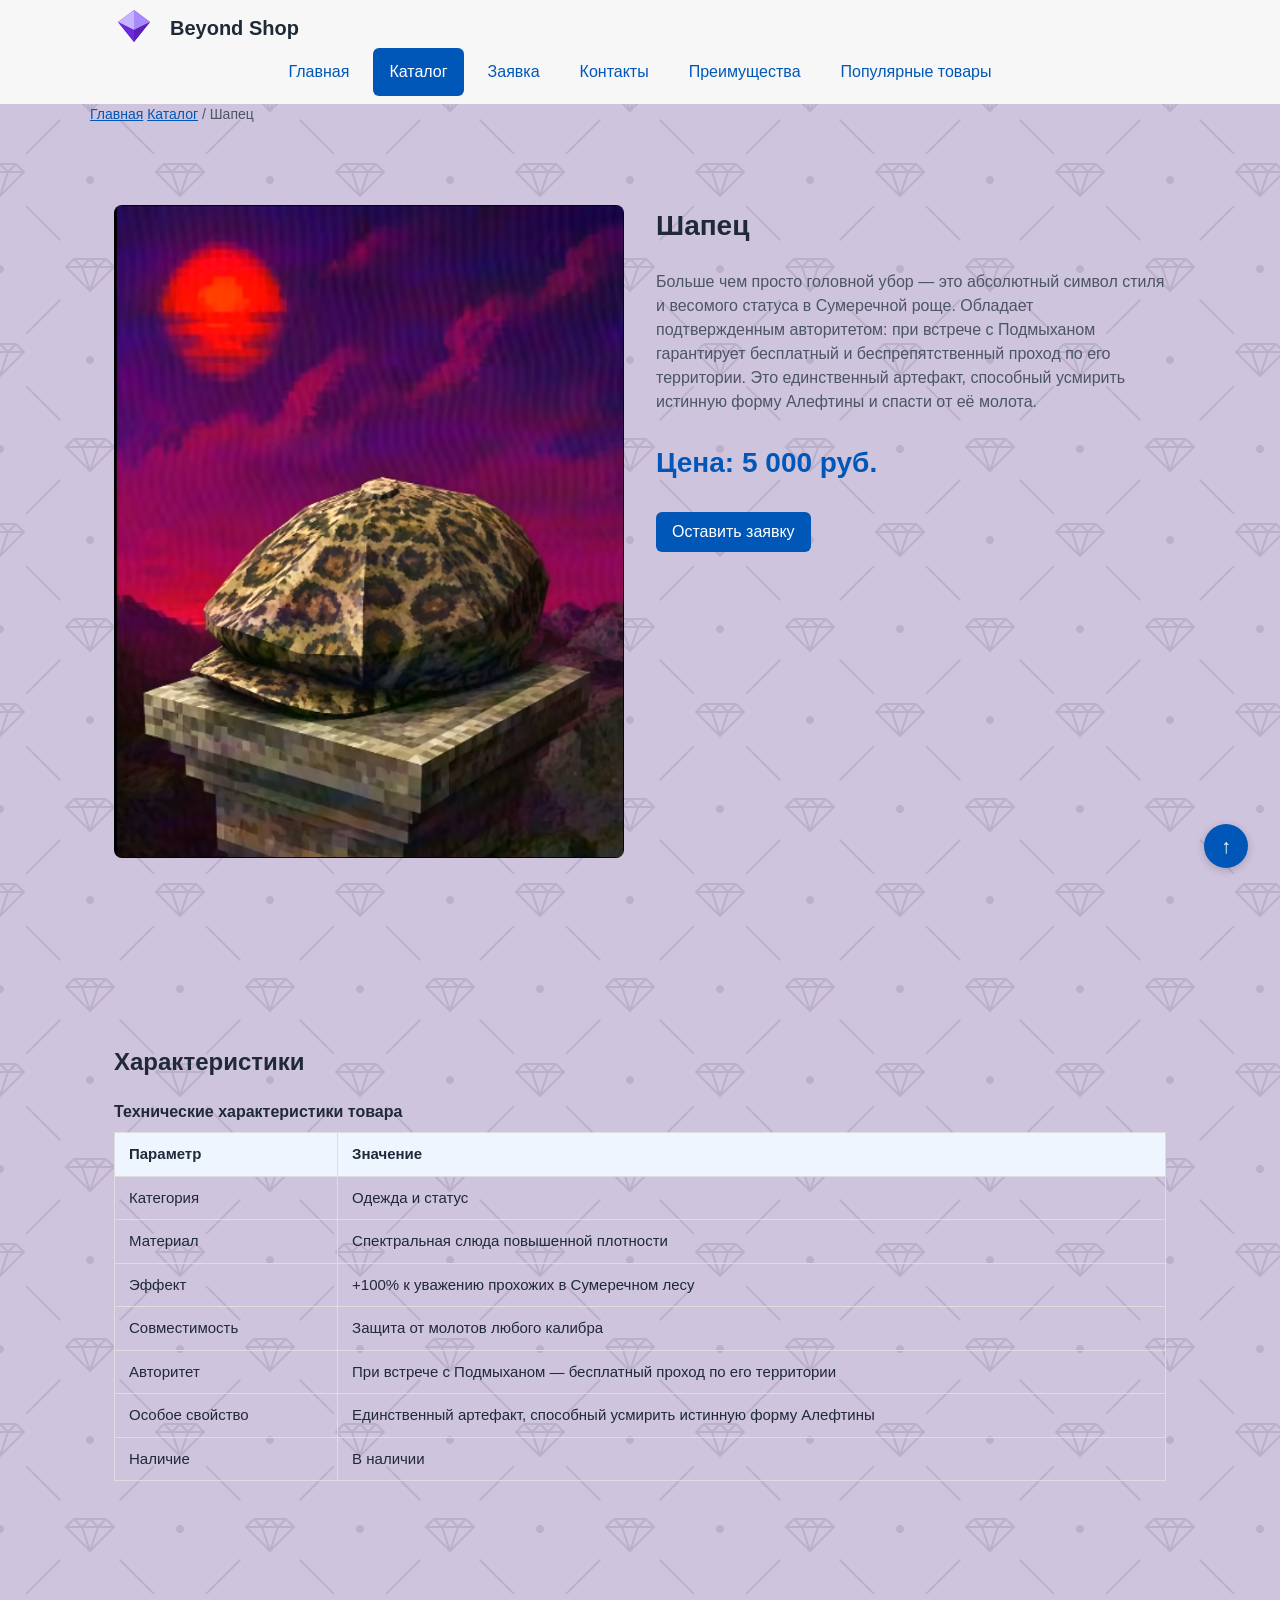
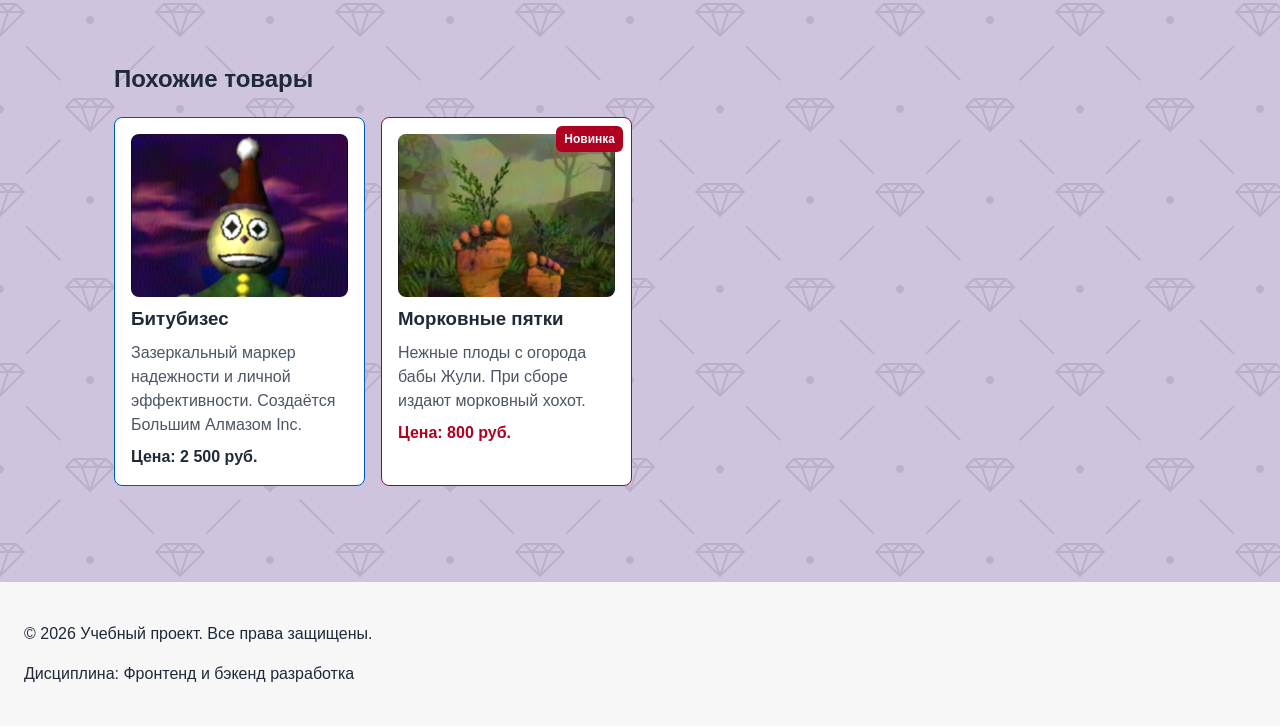
<file: products/shapets.html>
<!DOCTYPE html>
<html lang="ru">
<head>
    <base href="/">
    <meta charset="UTF-8">
    <meta name="viewport" content="width=device-width, initial-scale=1.0">
    <meta name="description" content="Карточка товара — учебный интернет-магазин.">
    <title>Шапец — Beyond Shop</title>
    <link rel="stylesheet" href="../css/style.css">
    <link rel="stylesheet" href="../css/responsive.css">
    <link rel="icon" type="image/svg+xml" href="../favicon.svg">
    <script src="../js/main.js" defer></script>
</head>
<body>
    <a class="skip-link" href="#main">Перейти к основному содержимому</a>
    <div id="header-placeholder"></div>
    <main id="main">
        <nav class="breadcrumbs" aria-label="Хлебные крошки">
            <a class="breadcrumbs__link" href="../index.html">Главная</a>
            <a class="breadcrumbs__link" href="../catalog.html">Каталог</a>
            <span class="breadcrumbs__current">Шапец</span>
        </nav>
        <section class="section product-detail">
            <div class="product-detail__inner">
                <div class="product-detail__media">
                    <img
                        class="product-detail__image"
                        src="../images/Shapec.png"
                        srcset="../images/Shapec.png 480w, ../images/Shapec.png 640w, ../images/Shapec.png 960w"
                        sizes="(max-width: 639px) 100vw, (max-width: 1023px) 50vw, 33vw"
                        alt="Фото Шапца — головного убора статуса в Сумеречной роще"
                        width="640"
                        height="480"
                        loading="lazy"
                    >
                </div>
                <div class="product-detail__info">
                    <h1 class="product-detail__title">Шапец</h1>
                    <p class="product-detail__description">
                        Больше чем просто головной убор — это абсолютный символ стиля и
                        весомого статуса в Сумеречной роще. Обладает подтвержденным авторитетом:
                        при встрече с Подмыханом гарантирует бесплатный и беспрепятственный
                        проход по его территории. Это единственный артефакт, способный усмирить
                        истинную форму Алефтины и спасти от её молота.
                    </p>

                    <p class="product-detail__price product-detail__price--big">
                        Цена: 5 000 руб.
                    </p>

                    <button
                        class="button button--primary product-detail__order-btn"
                        type="button"
                        data-product="Шапец"
                    >
                        Оставить заявку
                    </button>
                </div>
            </div>
        </section>

        <section class="section" id="characteristics">
            <h2>Характеристики</h2>
            <div class="table-wrapper">
            <table class="product-table">
                <caption>Технические характеристики товара</caption>
                <thead>
                    <tr>
                        <th scope="col">Параметр</th>
                        <th scope="col">Значение</th>
                    </tr>
                </thead>
                <tbody>
                    <tr>
                        <td>Категория</td>
                        <td>Одежда и статус</td>
                    </tr>
                    <tr>
                        <td>Материал</td>
                        <td>Спектральная слюда повышенной плотности</td>
                    </tr>
                    <tr>
                        <td>Эффект</td>
                        <td>+100% к уважению прохожих в Сумеречном лесу</td>
                    </tr>
                    <tr>
                        <td>Совместимость</td>
                        <td>Защита от молотов любого калибра</td>
                    </tr>
                    <tr>
                        <td>Авторитет</td>
                        <td>При встрече с Подмыханом — бесплатный проход по его территории</td>
                    </tr>
                    <tr>
                        <td>Особое свойство</td>
                        <td>Единственный артефакт, способный усмирить истинную форму Алефтины</td>
                    </tr>
                    <tr>
                        <td>Наличие</td>
                        <td>В наличии</td>
                    </tr>
                </tbody>
            </table>
            </div>
        </section>

        <section class="section">
            <h2>Похожие товары</h2>
            <div class="products-grid">
                <article class="product-card product-card--featured">
                    <a href="../products/bitubisas.html" aria-label="Битубизес — 2 500 руб.">
                        <img class="product-card__image" src="../images/Bitubisas.png" srcset="../images/Bitubisas.png 480w, ../images/Bitubisas.png 640w, ../images/Bitubisas.png 960w" sizes="(max-width: 639px) 100vw, (max-width: 1023px) 50vw, 33vw" alt="Битубизес — цифровая лицензия" width="640" height="480" loading="lazy">
                        <h3 class="product-card__title">Битубизес</h3>
                        <p class="product-card__description">Зазеркальный маркер надежности и личной эффективности. Создаётся Большим Алмазом Inc.</p>
                        <p class="product-card__price">Цена: 2 500 руб.</p>
                    </a>
                </article>
                <article class="product-card product-card--discount">
                    <a href="../products/morkovnye-piatki.html" aria-label="Морковные пятки — 800 руб.">
                        <span class="product-card__badge">Новинка</span>
                        <img class="product-card__image" src="../images/Morkovniy_piatky.png" srcset="../images/Morkovniy_piatky.png 480w, ../images/Morkovniy_piatky.png 640w, ../images/Morkovniy_piatky.png 960w" sizes="(max-width: 639px) 100vw, (max-width: 1023px) 50vw, 33vw" alt="Морковные пятки — гастрономическое открытие" width="640" height="480" loading="lazy">
                        <h3 class="product-card__title">Морковные пятки</h3>
                        <p class="product-card__description">Нежные плоды с огорода бабы Жули. При сборе издают морковный хохот.</p>
                        <p class="product-card__price">Цена: 800 руб.</p>
                    </a>
                </article>
            </div>
        </section>
    </main>

    <!-- Модальное окно заявки -->
    <dialog class="order-dialog" id="order-dialog" aria-labelledby="order-dialog-title">
        <h2 class="order-dialog__title" id="order-dialog-title">Оформление заявки</h2>
        <form class="order-form" id="order-form" action="#" method="post" novalidate>
            <input id="selected-product" name="selected-product" type="hidden">

            <div class="order-form__field">
                <label class="order-form__label" for="order-name">Имя</label>
                <input
                    class="order-form__input"
                    id="order-name"
                    name="name"
                    type="text"
                    placeholder="Введите ваше имя"
                    minlength="2"
                    autocomplete="given-name"
                    required
                >
            </div>

            <div class="order-form__field">
                <label class="order-form__label" for="order-email">E-mail</label>
                <input
                    class="order-form__input"
                    id="order-email"
                    name="email"
                    type="email"
                    placeholder="example@mail.ru"
                    autocomplete="email"
                    required
                >
            </div>

            <div class="order-form__field">
                <label class="order-form__label" for="order-phone">Телефон</label>
                <input
                    class="order-form__input"
                    id="order-phone"
                    name="phone"
                    type="tel"
                    inputmode="tel"
                    placeholder="+7 (900) 000-00-00"
                    pattern="^[\\+]?[0-9\\s\\-\\(\\)]{10,20}$"
                    required
                >
            </div>

            <div class="order-form__field">
                <label class="order-form__label" for="order-topic">Тема заявки</label>
                <select class="order-form__select" id="order-topic" name="topic" required>
                    <option value="">Выберите тему</option>
                    <option value="product">Заказ товара</option>
                    <option value="consultation">Консультация</option>
                    <option value="delivery">Доставка</option>
                </select>
            </div>

            <div class="order-form__field">
                <label class="order-form__label" for="order-comment">Комментарий</label>
                <textarea
                    class="order-form__textarea"
                    id="order-comment"
                    name="comment"
                    rows="4"
                    placeholder="Укажите дополнительную информацию"
                ></textarea>
            </div>

            <div class="order-form__field order-form__field--checkbox">
                <label>
                    <input
                        id="order-agreement"
                        name="agreement"
                        type="checkbox"
                        required
                    >
                    Я согласен на обработку данных
                </label>
            </div>

            <div class="order-form__actions">
                <button class="button button--secondary" type="button" id="close-order-dialog">Закрыть</button>
                <button class="button button--primary" type="submit">Отправить заявку</button>
            </div>
        </form>
    </dialog>

    <a class="scroll-top" href="#main" aria-label="Наверх">↑</a>

    <p class="success-message" id="success-message" hidden>
        Форма успешно отправлена!
    </p>

    <div id="footer-placeholder"></div>
</body>
</html>
</file>
<file: css/style.css>
/* ===============================
1. Переменные проекта
=============================== */

:root {
  /* Основные цвета проекта */
  --color-bg: #ffffff;
  --color-text: #1f2937;
  --color-muted: #4b5563;
  --color-primary: #0057b8;
  --color-primary-dark: #003f86;
  --color-border: #dddddd;
  --color-surface: #f7f7f7;
  --color-surface-accent: #eef5ff;
  --color-danger: #b00020;
  --color-success: #168a2f;
  --color-success-bg: #eefaf0;
  --color-white: #ffffff;

  /* Отступы */
  --space-xs: 4px;
  --space-sm: 8px;
  --space-md: 16px;
  --space-lg: 24px;
  --space-xl: 32px;

  /* Скругления */
  --radius-sm: 6px;
  --radius-md: 8px;
  --radius-lg: 12px;

  /* Размеры */
  --container-width: 1100px;
}

/* ===============================
2. Базовые стили
=============================== */

* {
  box-sizing: border-box;
}

body {
  margin: 0;
  font-family: Arial, sans-serif;
  line-height: 1.5;
  color: var(--color-text);
  background-color: #cfc4de;
  background-image: url('../images/glamorous.svg');
  background-repeat: repeat;
  background-size: 180px 180px;
  display: flex;
  flex-direction: column;
  min-height: 100vh;
}

main {
  flex: 1;
}

/* ===============================
3. БЭМ-компоненты
=============================== */

/* --- Шапка сайта (site-header) --- */

.site-header {
  background-color: var(--color-surface);
  position: sticky;
  top: 0;
  z-index: 100;
}

.site-header__inner {
  max-width: var(--container-width);
  margin: 0 auto;
  padding: var(--space-sm) var(--space-lg);
  display: flex;
  flex-wrap: wrap;
  justify-content: space-between;
  align-items: center;
}

.site-header__logo {
  display: inline-flex;
  align-items: center;
  gap: var(--space-sm);
  font-weight: 700;
  color: var(--color-text);
  text-decoration: none;
  font-size: 20px;
  white-space: nowrap;
}

.site-header__icon {
  width: 40px;
  height: 40px;
  flex-shrink: 0;
}

.site-header__brand {
  display: flex;
  align-items: center;
  gap: var(--space-md);
}

/* --- Навигация (site-nav) --- */

.site-nav__list {
  display: flex;
  flex-wrap: wrap;
  justify-content: flex-end;
  align-items: center;
  gap: var(--space-sm);
  padding: 0;
  margin: 0;
  list-style: none;
}

.site-nav__link {
  display: inline-block;
  padding: var(--space-sm) var(--space-md);
  color: var(--color-primary);
  text-decoration: none;
  border-radius: var(--radius-sm);
}

.site-nav__link:hover {
  color: var(--color-white);
  background-color: var(--color-primary);
}

.site-nav__link:focus-visible {
  outline: 2px solid var(--color-primary);
  outline-offset: 3px;
}

.site-nav__link--active {
  color: var(--color-white);
  background-color: var(--color-primary);
}

/* --- Кнопки (button) --- */

.button {
  display: inline-block;
  padding: var(--space-sm) var(--space-md);
  border: none;
  border-radius: var(--radius-sm);
  font: inherit;
  text-decoration: none;
  cursor: pointer;
}

.button--primary {
  color: var(--color-white);
  background-color: var(--color-primary);
}

.button--primary:hover {
  background-color: var(--color-primary-dark);
}

.button--secondary {
  color: var(--color-primary);
  background-color: transparent;
  border: 1px solid var(--color-primary);
}

.button--secondary:hover {
  color: var(--color-white);
  background-color: var(--color-primary);
}

.button:focus-visible {
  outline: 2px solid var(--color-primary);
  outline-offset: 3px;
}

.button:disabled,
.button--disabled {
  opacity: 0.6;
  cursor: not-allowed;
}

/* --- Хлебные крошки (breadcrumbs) --- */

.breadcrumbs {
  max-width: var(--container-width);
  margin: 0 auto var(--space-md);
  font-size: 14px;
  color: var(--color-muted);
}

.breadcrumbs__link {
  color: var(--color-primary);
}

.breadcrumbs__current::before {
  content: " / ";
  color: var(--color-muted);
}

/* --- Hero-секция (hero) --- */

.hero {
  max-width: var(--container-width);
  margin: var(--space-xl) auto var(--space-xl);
  padding: var(--space-xl) var(--space-lg);
  background-color: var(--color-surface-accent);
  border-radius: var(--radius-lg);
}

/* --- Секции (section) --- */

.section {
  max-width: var(--container-width);
  margin: 0 auto var(--space-xl);
  padding: 0 var(--space-lg);
}

/* --- Карточка товара (product-card) --- */

.product-card {
  display: flex;
  flex-direction: column;
  gap: var(--space-sm);
  padding: var(--space-md);
  border: 1px solid var(--color-border);
  border-radius: var(--radius-md);
  background-color: var(--color-bg);
  position: relative;
  text-decoration: none;
  color: inherit;
}

.product-card > a {
  display: flex;
  flex-direction: column;
  gap: inherit;
  text-decoration: none;
  color: inherit;
}

.product-card:hover {
  border-color: var(--color-primary);
  box-shadow: 0 4px 12px rgba(0, 87, 184, 0.15);
}

.product-card__image {
  width: 100%;
  height: auto;
  max-height: 200px;
  object-fit: contain;
  border-radius: var(--radius-sm);
  background-color: var(--color-surface);
}

.product-card--featured {
  border-color: var(--color-primary);
}

.product-card--discount {
  border-color: var(--color-danger);
}

.product-card__title {
  margin: 0;
  color: var(--color-text);
}

.product-card__description {
  margin: 0;
  color: var(--color-muted);
}

.product-card__price {
  margin: 0;
  font-weight: 700;
}

.product-card--discount .product-card__price {
  color: var(--color-danger);
}

.product-card__button {
  margin-top: auto;
  align-self: flex-start;
}

/* --- Бейдж карточки товара --- */

.product-card__badge {
  position: absolute;
  top: var(--space-sm);
  right: var(--space-sm);
  padding: 4px 8px;
  font-size: 12px;
  font-weight: 700;
  color: var(--color-white);
  background-color: var(--color-danger);
  border-radius: var(--radius-sm);
}

/* --- Сетка товаров (products-grid) --- */

.products-grid {
  display: grid;
  grid-template-columns: repeat(3, 1fr);
  gap: var(--space-lg);
}

/* --- Таблица (product-table) --- */

.product-table {
  width: 100%;
  border-collapse: collapse;
  font-size: 15px;
}

.product-table caption {
  text-align: left;
  font-weight: 700;
  font-size: 16px;
  padding-bottom: var(--space-sm);
  color: var(--color-text);
}

.product-table th,
.product-table td {
  padding: 10px 14px;
  border: 1px solid var(--color-border);
  text-align: left;
}

.product-table thead {
  background-color: var(--color-surface-accent);
}

.product-table th {
  font-weight: 700;
  color: var(--color-text);
}

/* --- Сетка каталога (catalog-layout) --- */

.catalog-layout {
  max-width: var(--container-width);
  margin: 0 auto var(--space-xl);
  display: grid;
  gap: var(--space-lg);
}

.catalog-filters {
  /* grid-area удалён — порядок из документа */
  padding: var(--space-md);
  border: 1px solid var(--color-border);
  border-radius: var(--radius-md);
  background-color: var(--color-surface);
}

.catalog-products {
  /* grid-area удалён — порядок из документа */
  padding-right: var(--space-md);
}

/* --- Фильтры (filters-form) --- */

.filters-form {
  display: grid;
  gap: var(--space-md);
}

.filters-form fieldset {
  margin: 0;
  padding: var(--space-md);
  border: 1px solid var(--color-border);
  border-radius: var(--radius-sm);
}

.filters-form legend {
  font-weight: 700;
}

.filters-form label {
  display: block;
  margin-bottom: var(--space-sm);
}

.filters-form input[type="number"] {
  width: 100%;
  padding: 8px 10px;
  border: 1px solid var(--color-border);
  border-radius: var(--radius-sm);
  font: inherit;
}

/* --- Боковая информация (aside-info) --- */

.aside-info {
  max-width: var(--container-width);
  margin: 0 auto var(--space-xl);
  padding: var(--space-md);
  border-left: 4px solid var(--color-primary);
  background-color: var(--color-surface);
}

/* --- Модальное окно (order-dialog) --- */

.order-dialog {
  width: min(100% - 32px, 560px);
  padding: var(--space-lg);
  border: none;
  border-radius: var(--radius-lg);
}

.order-dialog::backdrop {
  background-color: rgba(0, 0, 0, 0.5);
}

.order-dialog__title {
  margin-top: 0;
}

/* --- Форма заявки (order-form) --- */

.order-form__field {
  margin-bottom: var(--space-md);
}

.order-form__label {
  display: block;
  margin-bottom: var(--space-xs);
}

.order-form__input,
.order-form__select,
.order-form__textarea {
  width: 100%;
  padding: 10px 12px;
  border: 1px solid var(--color-border);
  border-radius: var(--radius-sm);
  font: inherit;
}

.order-form__input:hover,
.order-form__select:hover,
.order-form__textarea:hover {
  border-color: var(--color-primary);
}

.order-form__input:focus-visible,
.order-form__select:focus-visible,
.order-form__textarea:focus-visible {
  outline: 2px solid var(--color-primary);
  outline-offset: 3px;
}

.order-form__actions {
  display: flex;
  gap: var(--space-md);
  margin-top: var(--space-lg);
}

/* ===============================
4. Подвал сайта (site-footer)
=============================== */

.site-footer {
  background-color: var(--color-surface);
  padding: var(--space-lg);
}

/* ===============================
5. Сообщения об успехе
=============================== */

.success-message {
  max-width: var(--container-width);
  margin: var(--space-lg) auto;
  padding: var(--space-md);
  border-left: 4px solid var(--color-success);
  background-color: var(--color-success-bg);
}

/* ===============================
6. Навигация и якорные ссылки
=============================== */

html {
  scroll-behavior: smooth;
}

a {
  color: var(--color-primary);
}

a:hover {
  color: var(--color-primary-dark);
}

a:focus-visible {
  outline: 2px solid var(--color-primary);
  outline-offset: 3px;
}

:target {
  outline: 2px dashed var(--color-primary);
  outline-offset: 4px;
}

/* ===============================
7. Страница карточки товара
=============================== */

.product-detail__inner {
  display: grid;
  grid-template-columns: 1fr 1fr;
  gap: var(--space-xl);
}

.product-detail__image {
  width: 100%;
  height: auto;
  border-radius: var(--radius-md);
  background-color: var(--color-surface);
}

.product-detail__title {
  margin-top: 0;
  font-size: 28px;
}

.product-detail__description {
  color: var(--color-muted);
}

.product-detail__price {
  font-size: 24px;
  font-weight: 700;
  color: var(--color-primary);
}

.product-detail__price--big {
  font-size: 28px;
}

/* ===============================
8. Страница заявки (order-page)
=============================== */

.order-page__form {
  max-width: 600px;
  margin-top: var(--space-lg);
}

/* ===============================
9. Кнопка «Наверх» (scroll-top)
=============================== */

.scroll-top {
  position: fixed;
  bottom: var(--space-lg);
  right: var(--space-lg);
  width: 44px;
  height: 44px;
  border-radius: 50%;
  display: flex;
  align-items: center;
  justify-content: center;
  font-size: 20px;
  color: var(--color-white);
  background-color: var(--color-primary);
  border: none;
  cursor: pointer;
  text-decoration: none;
  z-index: 200;
  box-shadow: 0 2px 8px rgba(0, 0, 0, 0.2);
}

.scroll-top:hover {
  background-color: var(--color-primary-dark);
}

/* ===============================
10. Форма обратной связи (feedback-form)
=============================== */

.feedback-form__field {
  margin-bottom: var(--space-md);
}

.feedback-form__label {
  display: block;
  margin-bottom: var(--space-xs);
  font-weight: 600;
}

.feedback-form__input,
.feedback-form__select,
.feedback-form__textarea {
  width: 100%;
  padding: 10px 12px;
  border: 1px solid var(--color-border);
  border-radius: var(--radius-sm);
  font: inherit;
}

.feedback-form__input:hover,
.feedback-form__select:hover,
.feedback-form__textarea:hover {
  border-color: var(--color-primary);
}

.feedback-form__input:focus-visible,
.feedback-form__select:focus-visible,
.feedback-form__textarea:focus-visible {
  outline: 2px solid var(--color-primary);
  outline-offset: 3px;
}

.feedback-form__field--checkbox label {
  display: flex;
  align-items: flex-start;
  gap: var(--space-sm);
  font-weight: 400;
  cursor: pointer;
}

.feedback-form__field--checkbox input[type="checkbox"] {
  margin-top: 4px;
  width: 18px;
  height: 18px;
  flex-shrink: 0;
}

.feedback-form__actions {
  margin-top: var(--space-lg);
}

/* ===============================
11. Адаптивность сетки товаров (оставлено для обратной совместимости)
=============================== */

@media (max-width: 768px) {
  .product-detail__inner {
    grid-template-columns: 1fr;
  }
}

@media (max-width: 480px) {
  /* Базовая сетка в 1 колонку задана в responsive.css */
}
</file>
<file: css/responsive.css>
/* =============================================
   Адаптивные стили для контрольной работы №3
   Подход: Mobile First
   Базовые стили рассчитаны на мобильный экран.
   Расширения добавляются через min-width медиазапросы.
   ============================================= */

/* --- Skip-link: ссылка пропуска к основному содержимому --- */

.skip-link {
  position: absolute;
  left: 16px;
  top: -100px;
  z-index: 1000;
  padding: 8px 12px;
  color: #ffffff;
  background-color: #111111;
  border-radius: 6px;
  text-decoration: none;
  font-weight: 600;
  transition: top 0.2s ease;
}

.skip-link:focus,
.skip-link:focus-visible {
  top: 16px;
}

/* --- Глобальный видимый фокус --- */

*:focus-visible {
  outline: 3px solid var(--color-primary, #0057b8);
  outline-offset: 3px;
}

/* --- Базовые адаптивные правила --- */

*, *::before, *::after {
  box-sizing: border-box;
}

html {
  scroll-behavior: smooth;
}

img, video {
  max-width: 100%;
  height: auto;
}

body {
  overflow-x: hidden;
}

/* --- Адаптивные контейнеры и секции --- */

.container,
.main,
.section {
  width: min(100% - 32px, 1200px);
  margin-inline: auto;
}

.section {
  padding-block: clamp(24px, 5vw, 64px);
}

/* --- Адаптивная навигация --- */

.site-nav__list {
  flex-direction: column;
  gap: var(--space-sm, 8px);
  align-items: stretch;
}

.site-nav__link {
  display: block;
  padding: 12px 16px;
  text-align: center;
}

/* --- Sticky-навигация: включена везде --- */

.site-header {
  position: sticky;
  top: 0;
  z-index: 100;
}

/* --- Мобильное бургер-меню --- */

.site-nav {
  display: none;
  width: 100%;
}

.site-nav--open {
  display: block;
}

.site-nav__list {
  flex-direction: column;
  gap: var(--space-sm, 8px);
  align-items: stretch;
  border-top: 1px solid var(--color-border);
  padding-top: var(--space-sm);
}

/* Кнопка бургер-меню */

.burger-btn {
  display: flex;
  flex-direction: column;
  justify-content: center;
  align-items: center;
  gap: 5px;
  width: 44px;
  height: 44px;
  padding: 10px;
  background: none;
  border: none;
  cursor: pointer;
  border-radius: var(--radius-sm, 6px);
}

.burger-btn:hover {
  background-color: var(--color-surface-accent, #eef5ff);
}

.burger-btn__bar {
  display: block;
  width: 24px;
  height: 3px;
  background-color: currentColor;
  border-radius: 2px;
}

/* Показываем бургер на мобильных, скрываем на десктопе */

@media (min-width: 768px) {
  .burger-btn {
    display: none;
  }

  .site-header__inner {
    justify-content: space-between;
  }

  .site-nav {
    display: block;
  }

  .site-nav__list {
    flex-direction: row;
    flex-wrap: wrap;
    justify-content: center;
    align-items: center;
    border-top: none;
    padding-top: 0;
  }
}

/* --- Адаптивный hero-блок --- */

.hero {
  width: min(100% - 32px, 1100px);
  padding: var(--space-lg) var(--space-md);
  margin-inline: auto;
}

.hero__content {
  display: flex;
  flex-direction: column;
  gap: var(--space-md);
  text-align: center;
}

.hero__title {
  font-size: clamp(28px, 7vw, 56px);
  line-height: 1.1;
  margin-top: 0;
}

.hero__actions {
  display: flex;
  flex-direction: column;
  gap: var(--space-sm);
  align-items: center;
}

/* --- Адаптивные изображения (picture для hero) --- */

.hero__image {
  width: 100%;
  max-width: 520px;
  margin-inline: auto;
  display: block;
  border-radius: var(--radius-md, 8px);
}

/* --- Адаптивная сетка карточек товаров (Mobile First) --- */

.products-grid {
  display: grid;
  grid-template-columns: 1fr;
  gap: var(--space-md, 16px);
}

.product-card {
  min-width: 0;
}

.product-card__title,
.product-card__description {
  overflow-wrap: anywhere;
  word-break: break-word;
}

/* --- Адаптивные изображения карточек --- */

.product-card__image {
  display: block;
  width: 100%;
  aspect-ratio: 4 / 3;
  object-fit: cover;
  border-radius: var(--radius-md, 8px);
}

/* --- Планшет: 2 колонки --- */

@media (min-width: 640px) {
  .products-grid {
    grid-template-columns: repeat(2, minmax(0, 1fr));
  }

  .hero__actions {
    flex-direction: row;
    justify-content: center;
  }
}

/* --- Десктоп: 3 колонки --- */

@media (min-width: 1024px) {
  .products-grid {
    grid-template-columns: repeat(3, minmax(0, 1fr));
  }

  .hero {
    padding: var(--space-xl) var(--space-lg);
  }
}

/* --- Широкий десктоп: 4 колонки --- */

@media (min-width: 1280px) {
  .products-grid {
    grid-template-columns: repeat(4, minmax(0, 1fr));
  }
}

/* --- Адаптивная страница каталога --- */

.catalog-layout {
  width: min(100% - 32px, 1100px);
  display: grid;
  grid-template-columns: 1fr;
  gap: var(--space-lg, 24px);
  margin: 0 auto var(--space-xl);
}

/*.catalog-filters {
}*/

@media (min-width: 800px) {
  .catalog-layout {
    grid-template-columns: 280px minmax(0, 1fr);
    align-items: start;
  }

  .catalog-filters {
    order: initial;
    position: sticky;
    top: 88px;
  }
}

/* --- Адаптивная форма заявки (Mobile First) --- */

.order-form {
  display: grid;
  gap: var(--space-md, 16px);
}

.order-form__field {
  margin-bottom: 0;
}

.order-form__input,
.order-form__textarea,
.order-form__select {
  width: 100%;
  min-height: 44px;
  padding: 10px 12px;
  font: inherit;
}

.order-form__textarea {
  min-height: 120px;
  resize: vertical;
}

.order-form__field--checkbox label {
  display: flex;
  align-items: flex-start;
  gap: var(--space-sm);
  cursor: pointer;
}

.order-form__field--checkbox input[type="checkbox"] {
  margin-top: 4px;
  width: 18px;
  height: 18px;
  flex-shrink: 0;
}

.order-form__actions {
  display: flex;
  flex-direction: column;
  gap: var(--space-sm);
  margin-top: var(--space-lg);
}

@media (min-width: 768px) {
  .order-form {
    grid-template-columns: repeat(2, minmax(0, 1fr));
  }

  .order-form__field--wide {
    grid-column: 1 / -1;
  }

  .order-form__actions {
    flex-direction: row;
  }
}

/* --- Адаптивная таблица характеристик --- */

.table-wrapper {
  overflow-x: auto;
  -webkit-overflow-scrolling: touch;
}

.product-table {
  width: 100%;
  min-width: 640px;
  border-collapse: collapse;
}

/* --- Адаптивная форма обратной связи --- */

.feedback-form {
  display: grid;
  gap: var(--space-md, 16px);
}

.feedback-form__field {
  margin-bottom: 0;
}

.feedback-form__input,
.feedback-form__select,
.feedback-form__textarea {
  width: 100%;
  min-height: 44px;
  padding: 10px 12px;
  font: inherit;
}

@media (min-width: 768px) {
  .feedback-form {
    grid-template-columns: repeat(2, minmax(0, 1fr));
  }

  .feedback-form__field--full {
    grid-column: 1 / -1;
  }
}

/* --- Адаптивное модальное окно --- */

.order-dialog {
  width: min(100% - 32px, 560px);
  max-height: 90vh;
  overflow-y: auto;
  padding: var(--space-lg);
}

/* --- Адаптивная кнопка «Наверх» --- */

.scroll-top {
  position: fixed;
  right: 16px;
  bottom: 16px;
  width: 44px;
  height: 44px;
  z-index: 90;
}

@media (min-width: 768px) {
  .scroll-top {
    right: 32px;
    bottom: 32px;
  }
}

/* --- Адаптивное изображение товара на странице продукта --- */

.product-detail__inner {
  display: grid;
  grid-template-columns: 1fr;
  gap: var(--space-lg);
}

.product-detail__image {
  width: 100%;
  height: auto;
  border-radius: var(--radius-md);
  background-color: var(--color-surface);
}

@media (min-width: 768px) {
  .product-detail__inner {
    grid-template-columns: 1fr 1fr;
    gap: var(--space-xl);
  }
}

/* --- Адаптивная карта --- */

.contacts-map__frame {
  width: 100%;
  height: auto;
  min-height: 300px;
  aspect-ratio: 16 / 9;
}

@media (min-width: 768px) {
  .contacts-map__frame {
    height: 400px;
    aspect-ratio: auto;
  }
}

/* --- Адаптивные фильтры --- */

.filters-form fieldset {
  margin: 0;
  padding: var(--space-md);
}

.filters-form legend {
  font-weight: 700;
}

.filters-form label {
  display: block;
  margin-bottom: var(--space-sm);
}

.filters-form input[type="number"] {
  width: 100%;
  padding: 8px 10px;
  border: 1px solid var(--color-border);
  border-radius: var(--radius-sm);
  font: inherit;
  min-height: 44px;
}

.filters-form .button {
  width: 100%;
  text-align: center;
  min-height: 44px;
}

@media (min-width: 768px) {
  .filters-form .button {
    width: auto;
  }
}
</file>
